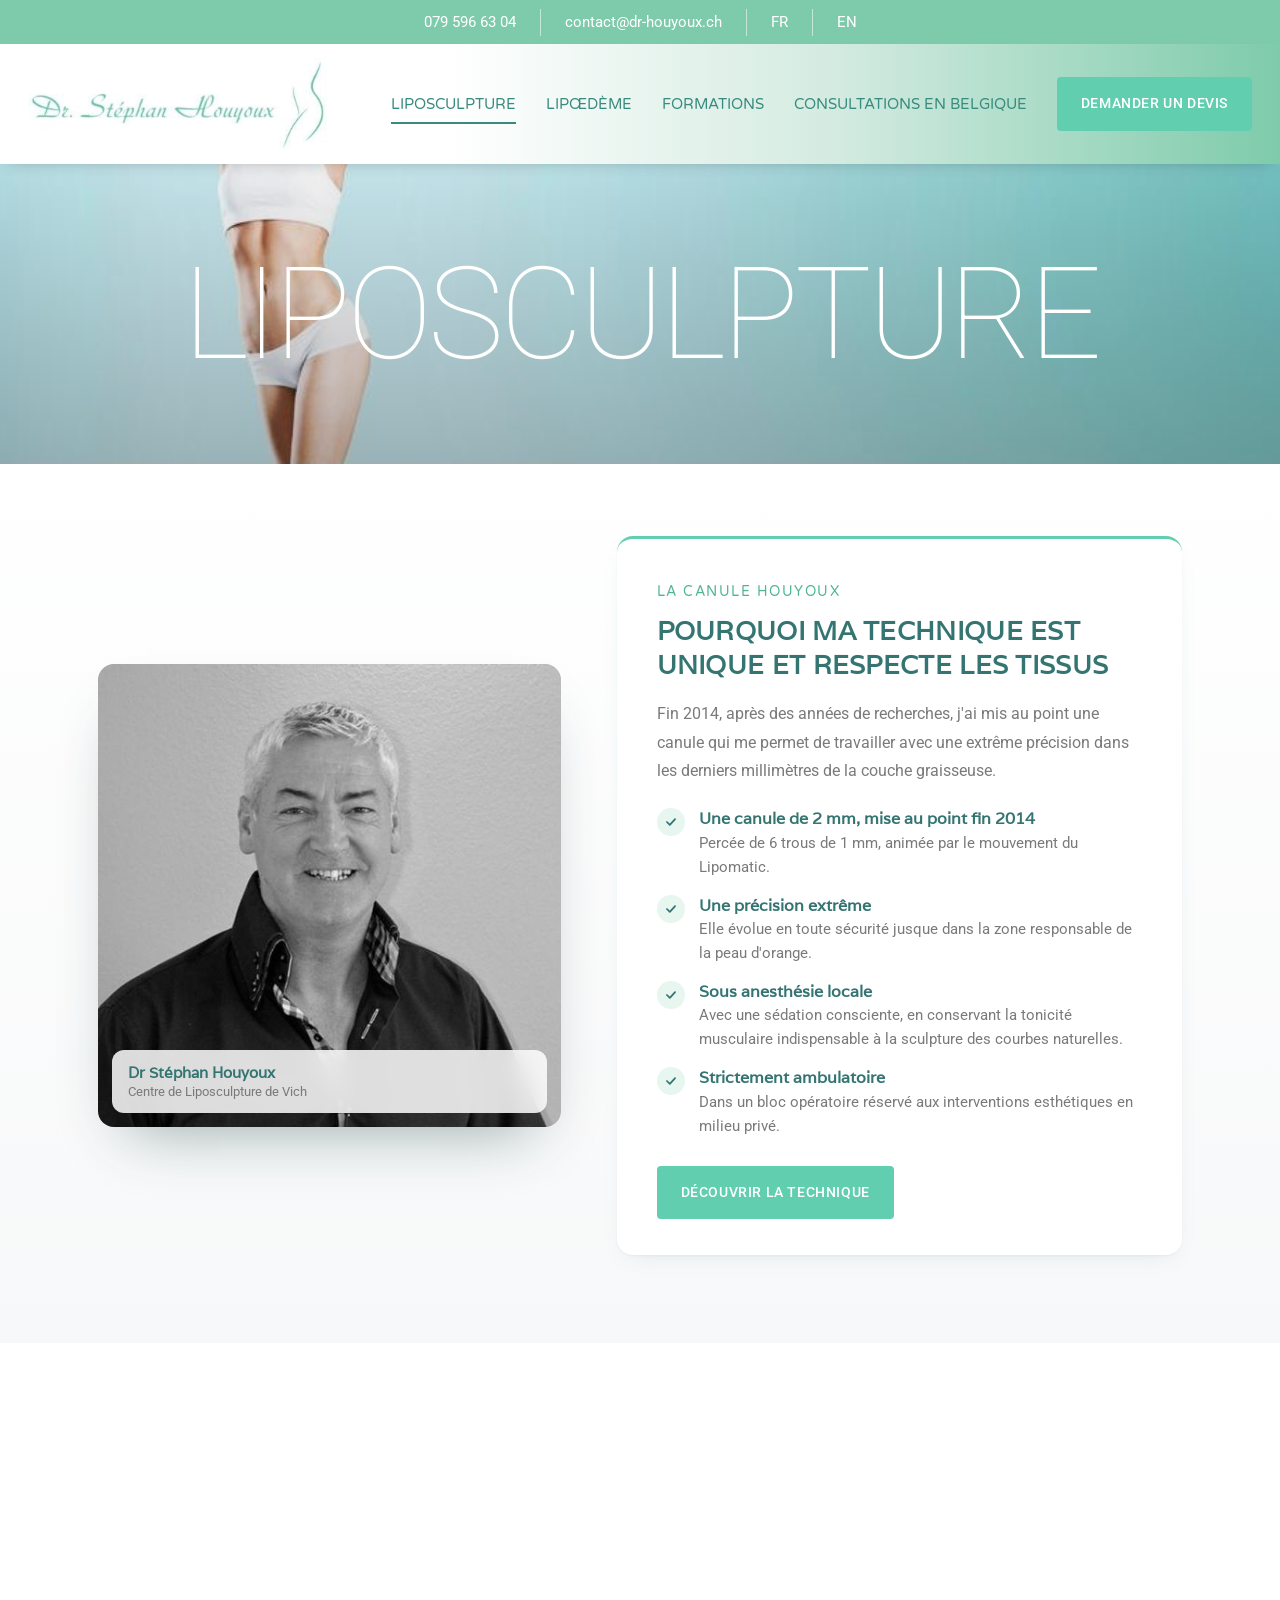
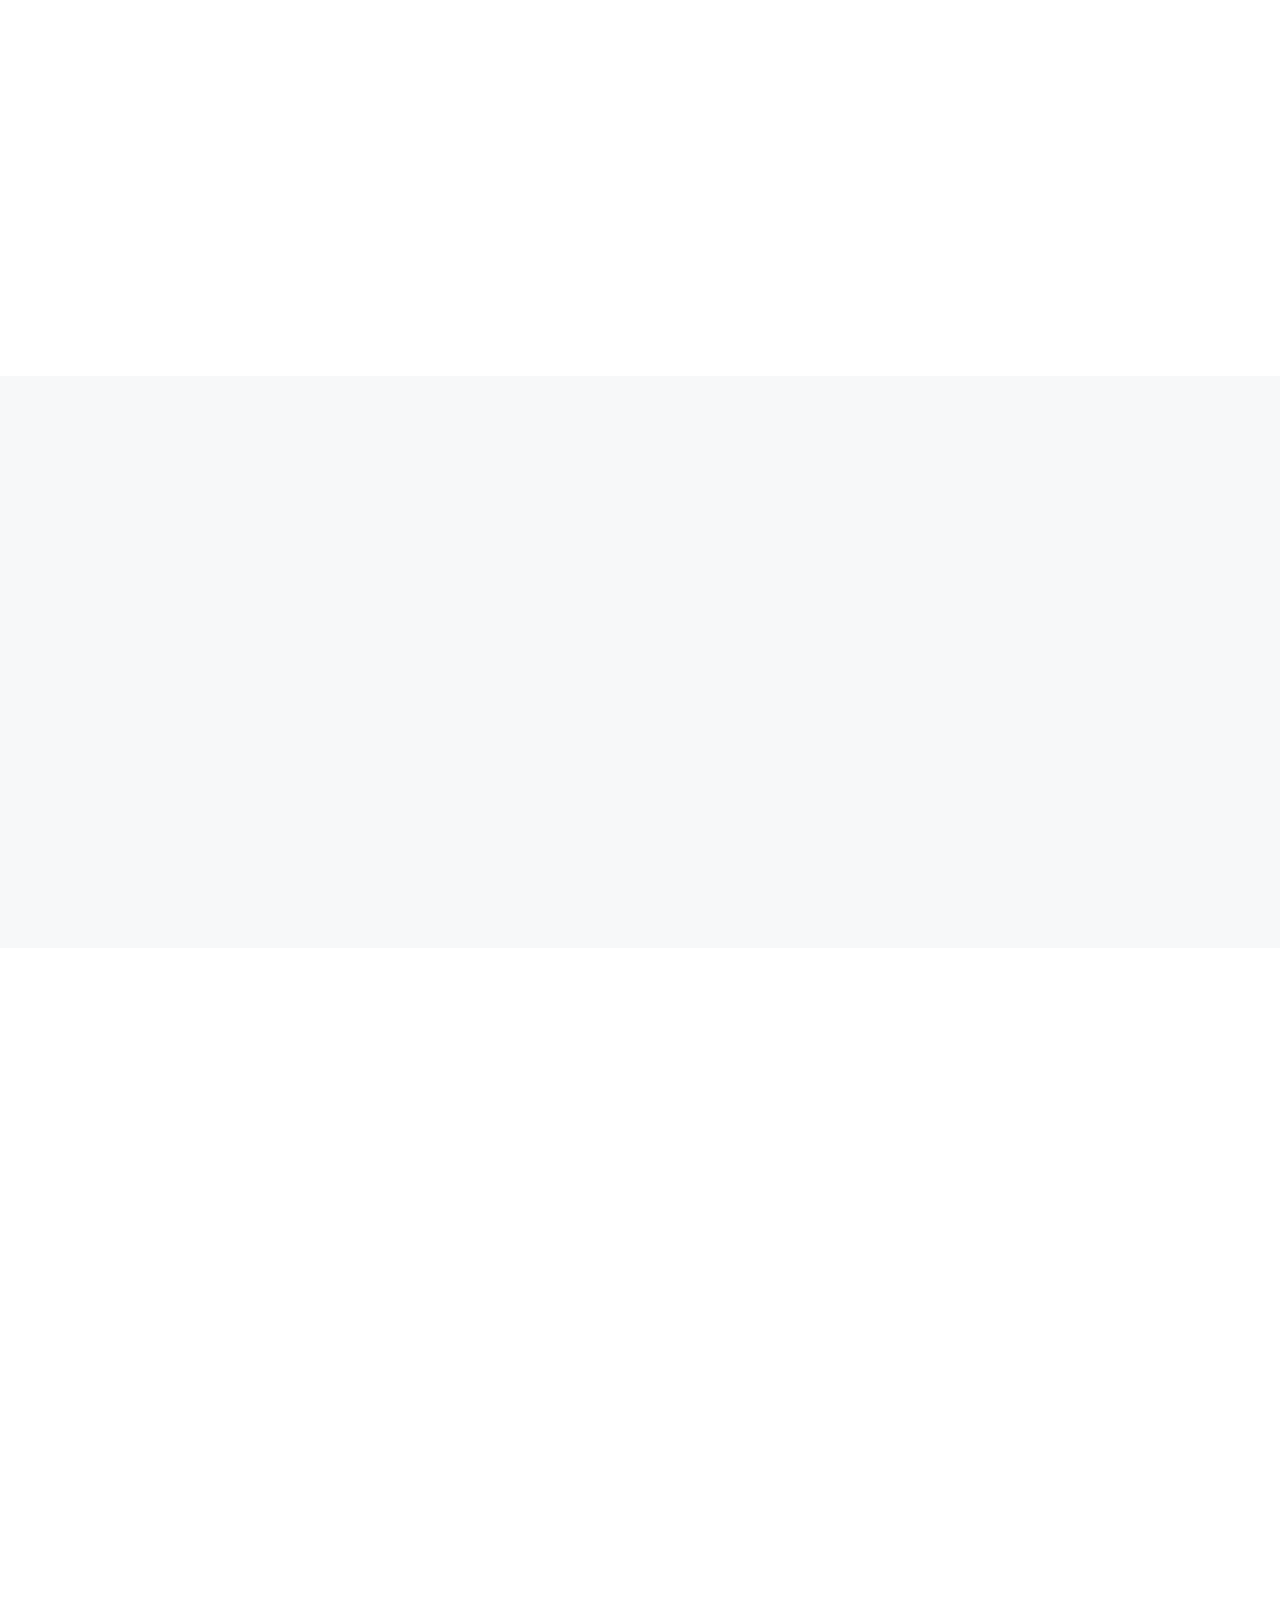
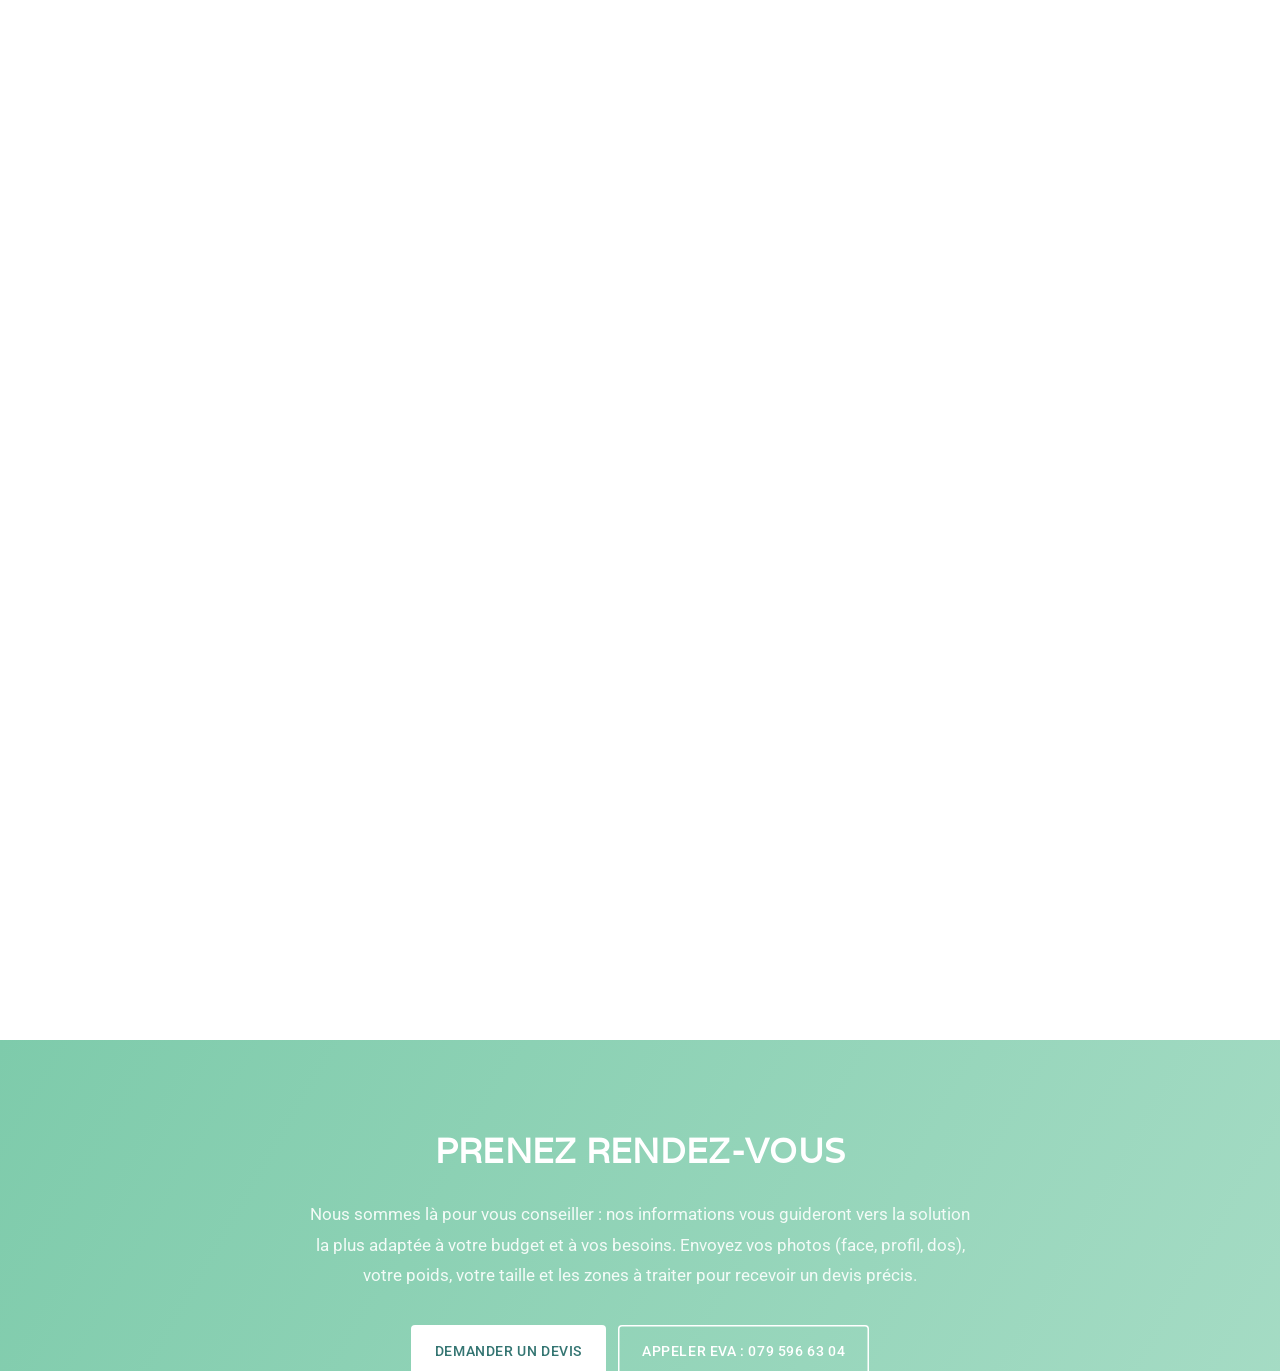
<file: index.html>
<!doctype html><html lang="fr"><head><meta charset="utf-8"><meta http-equiv="refresh" content="0; url=liposculpture.html"><title>Maquette Dr Stéphan Houyoux</title></head><body><a href="liposculpture.html">Voir la maquette</a></body></html>
</file>
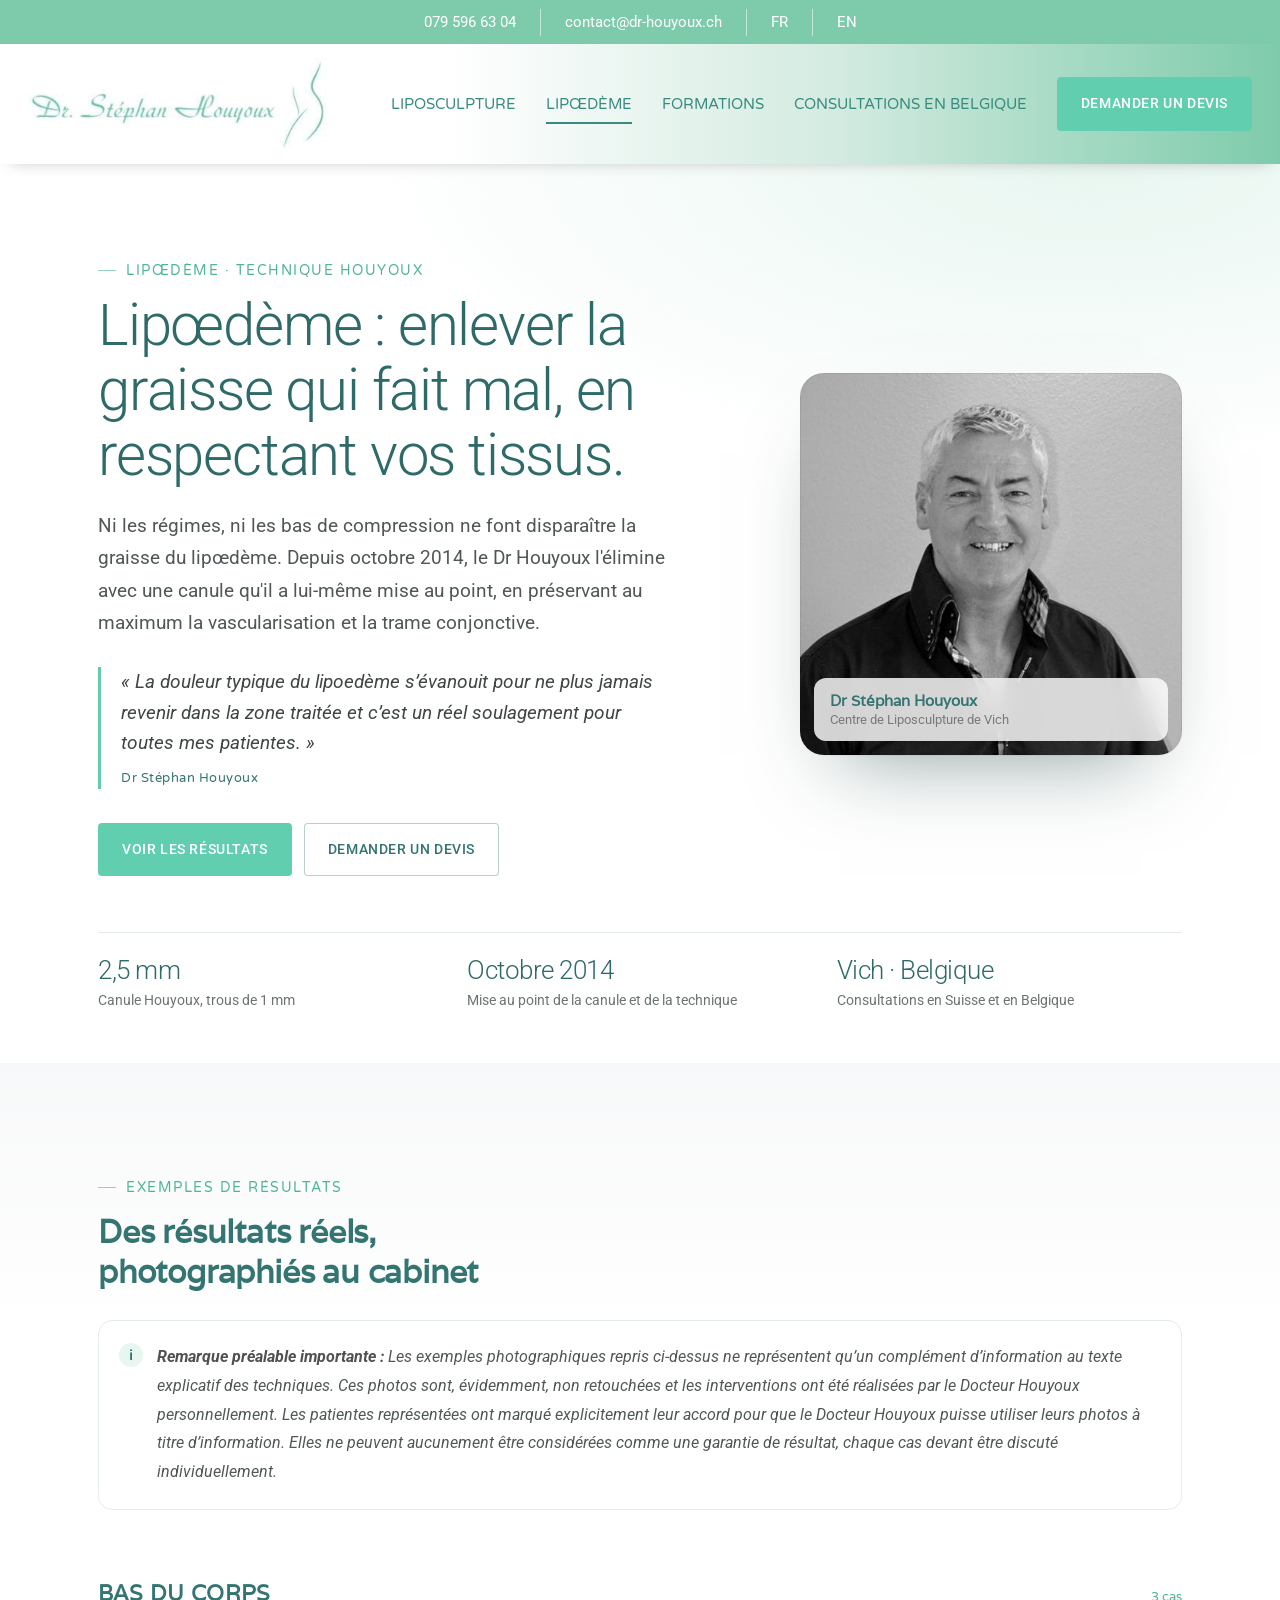
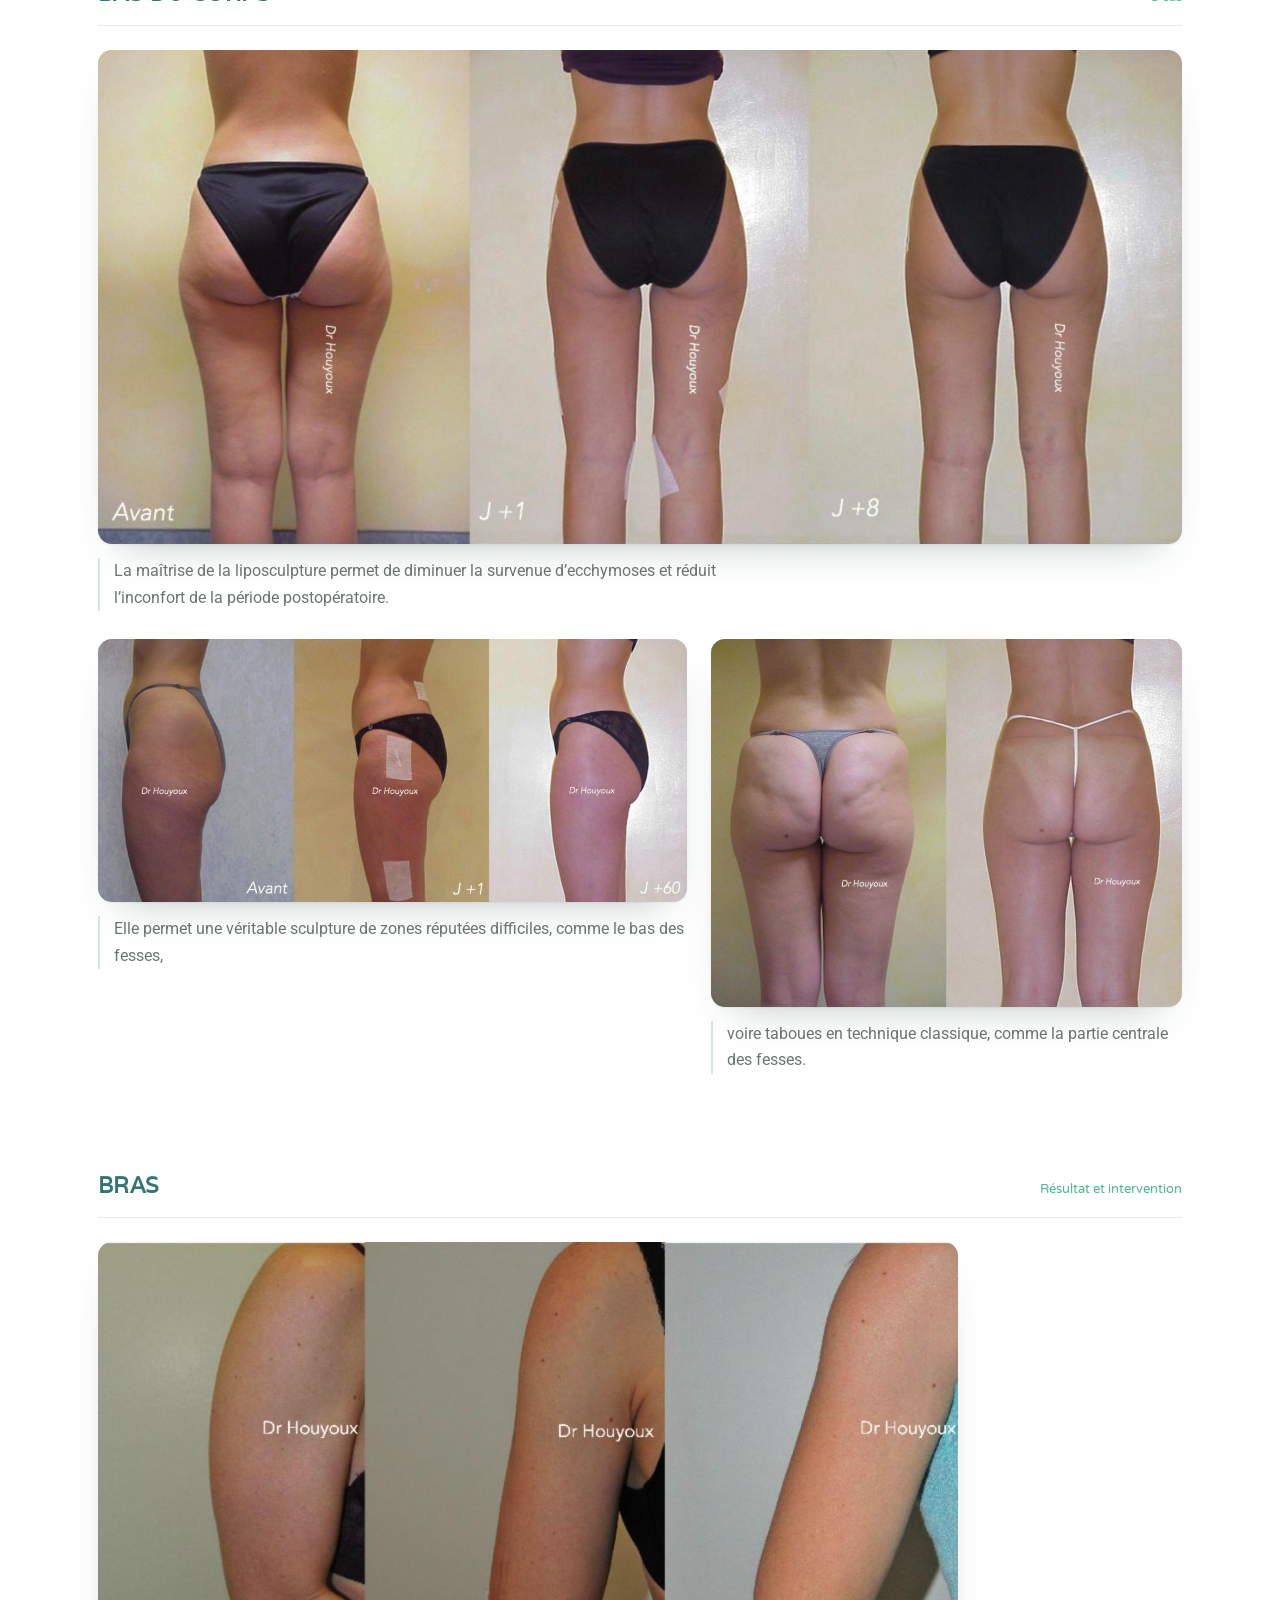
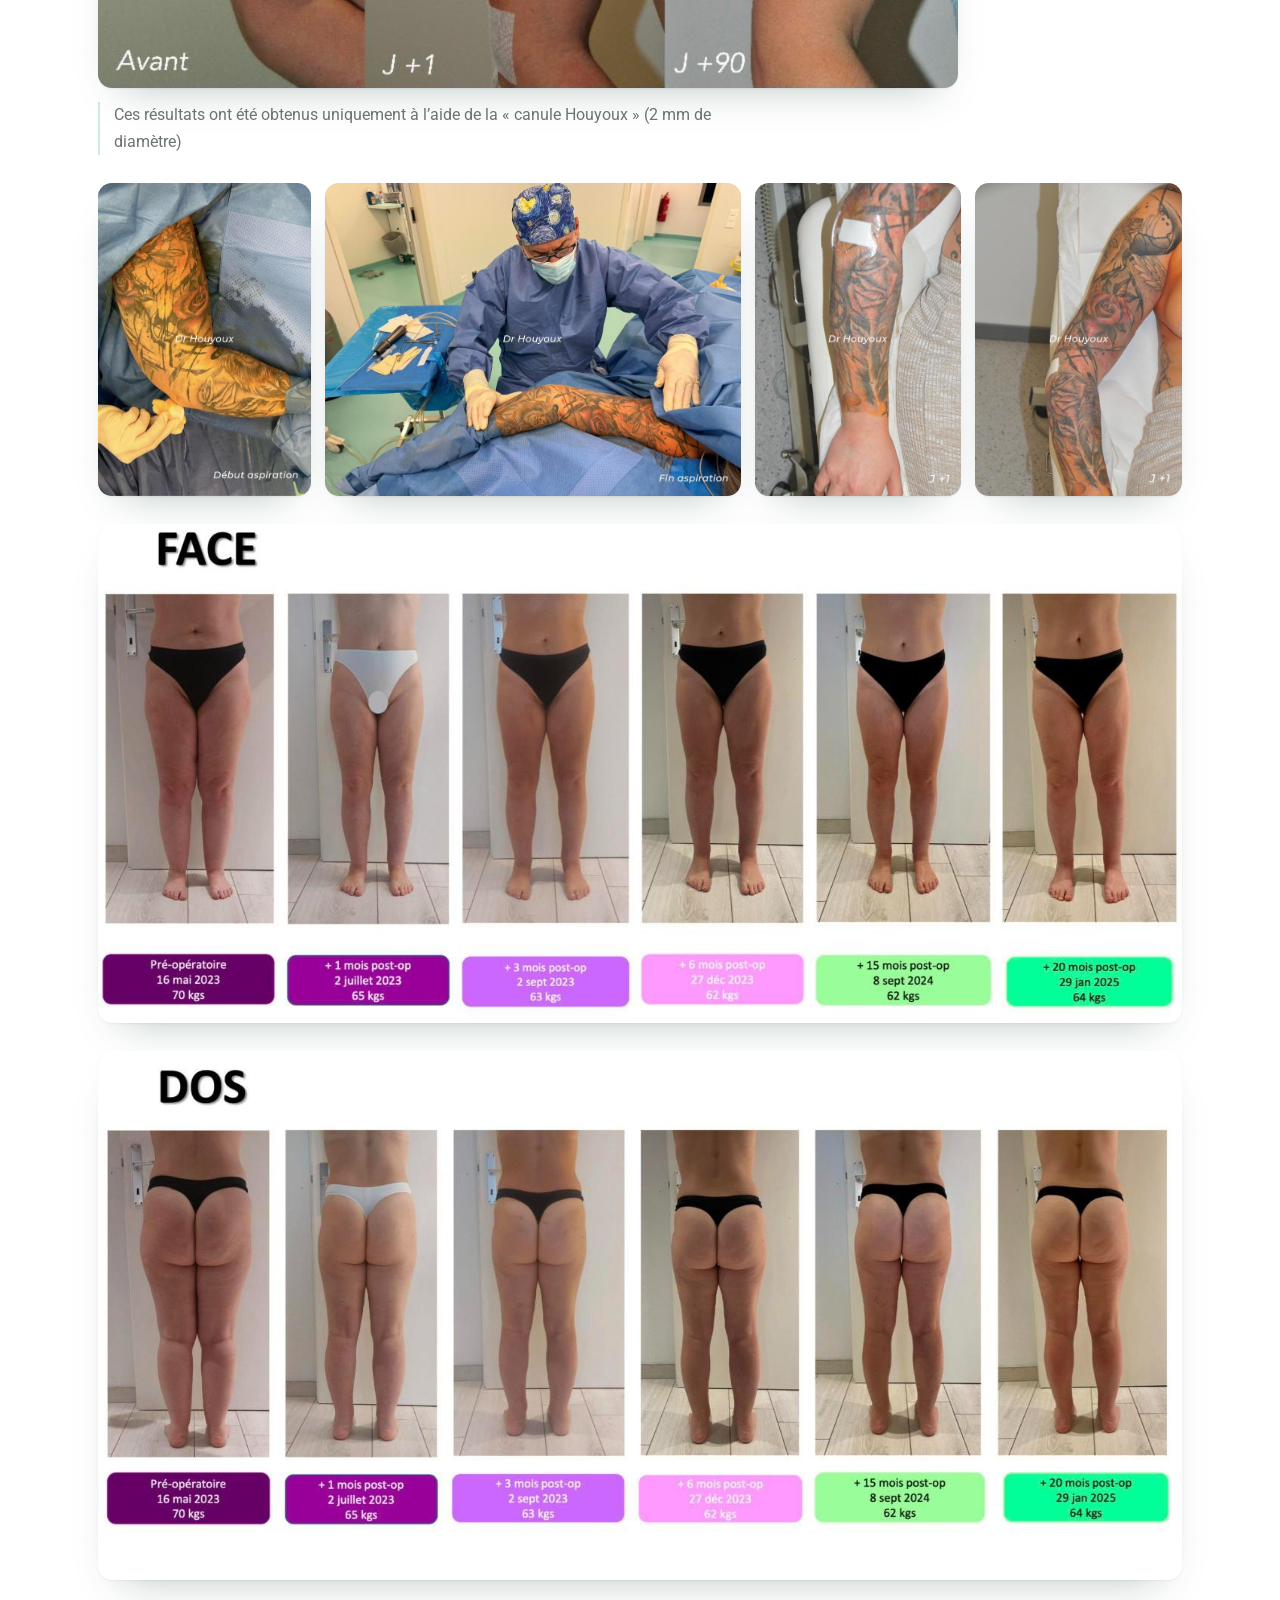
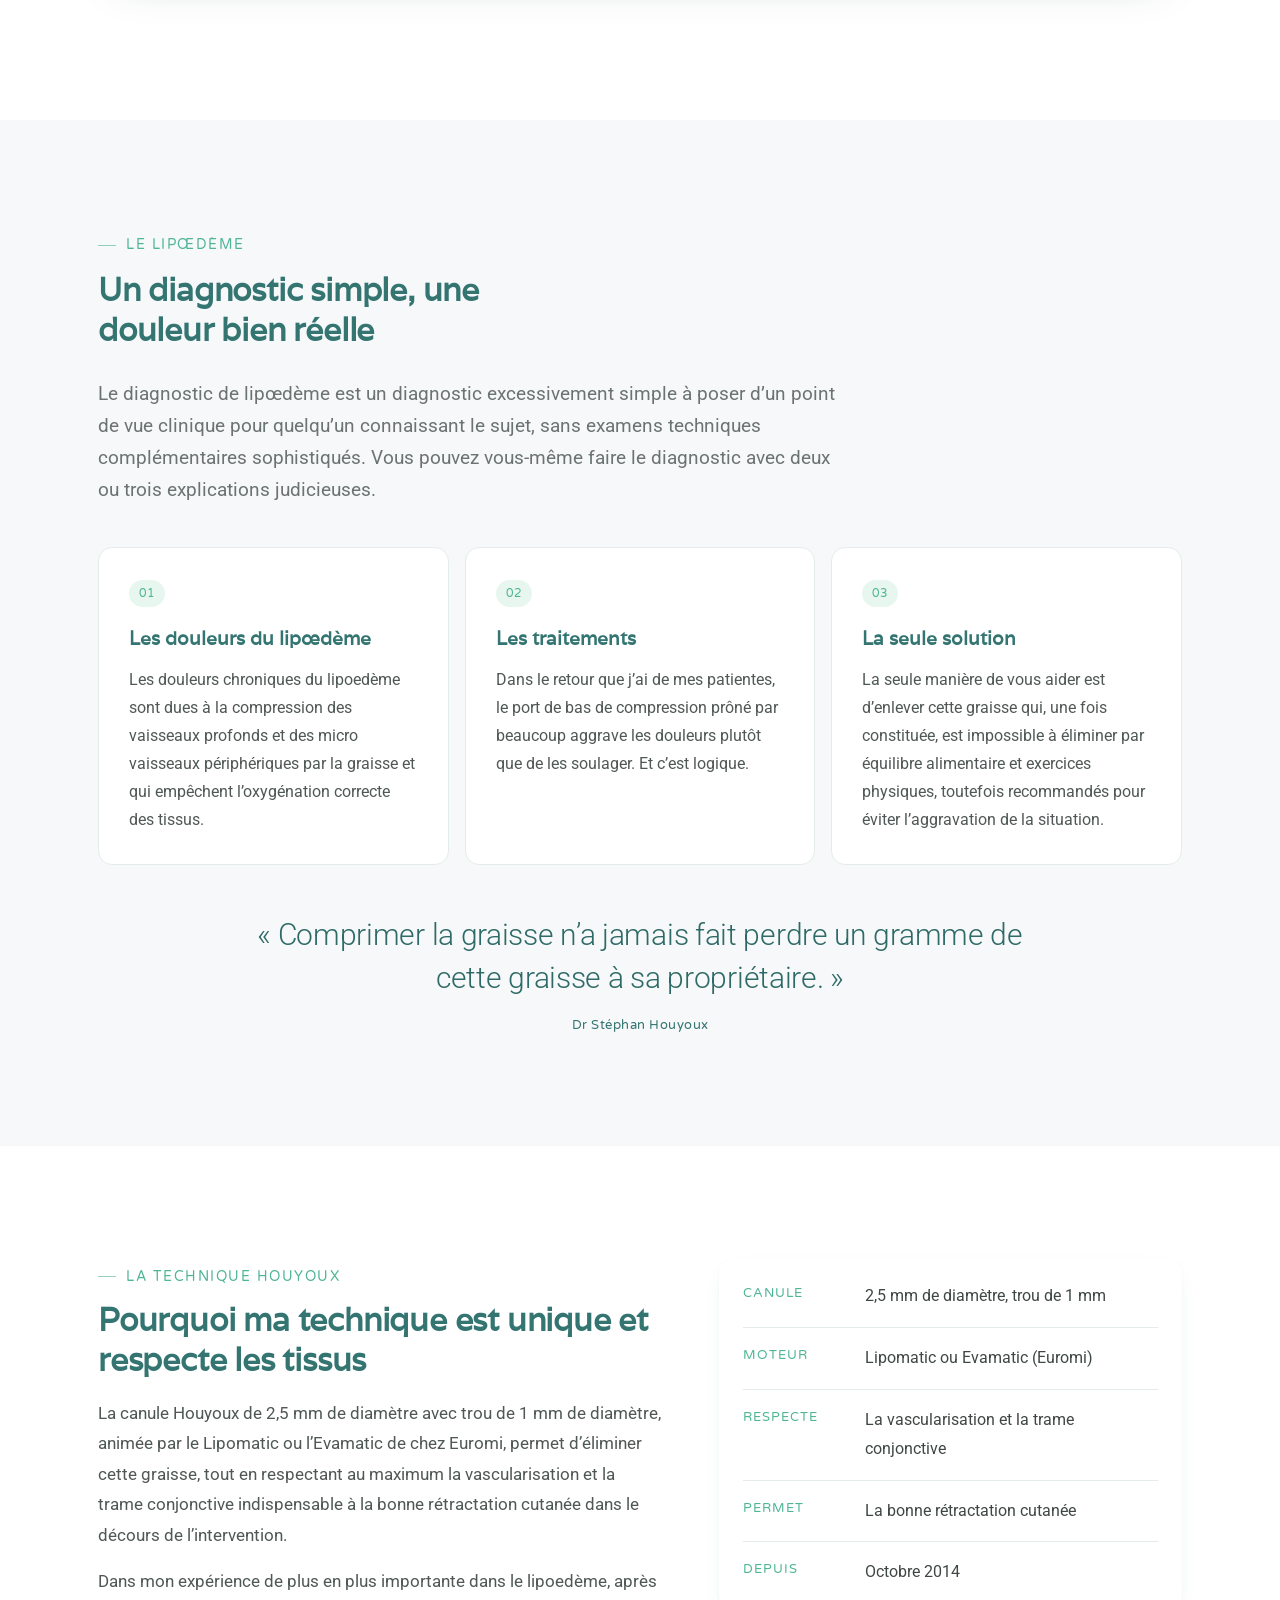
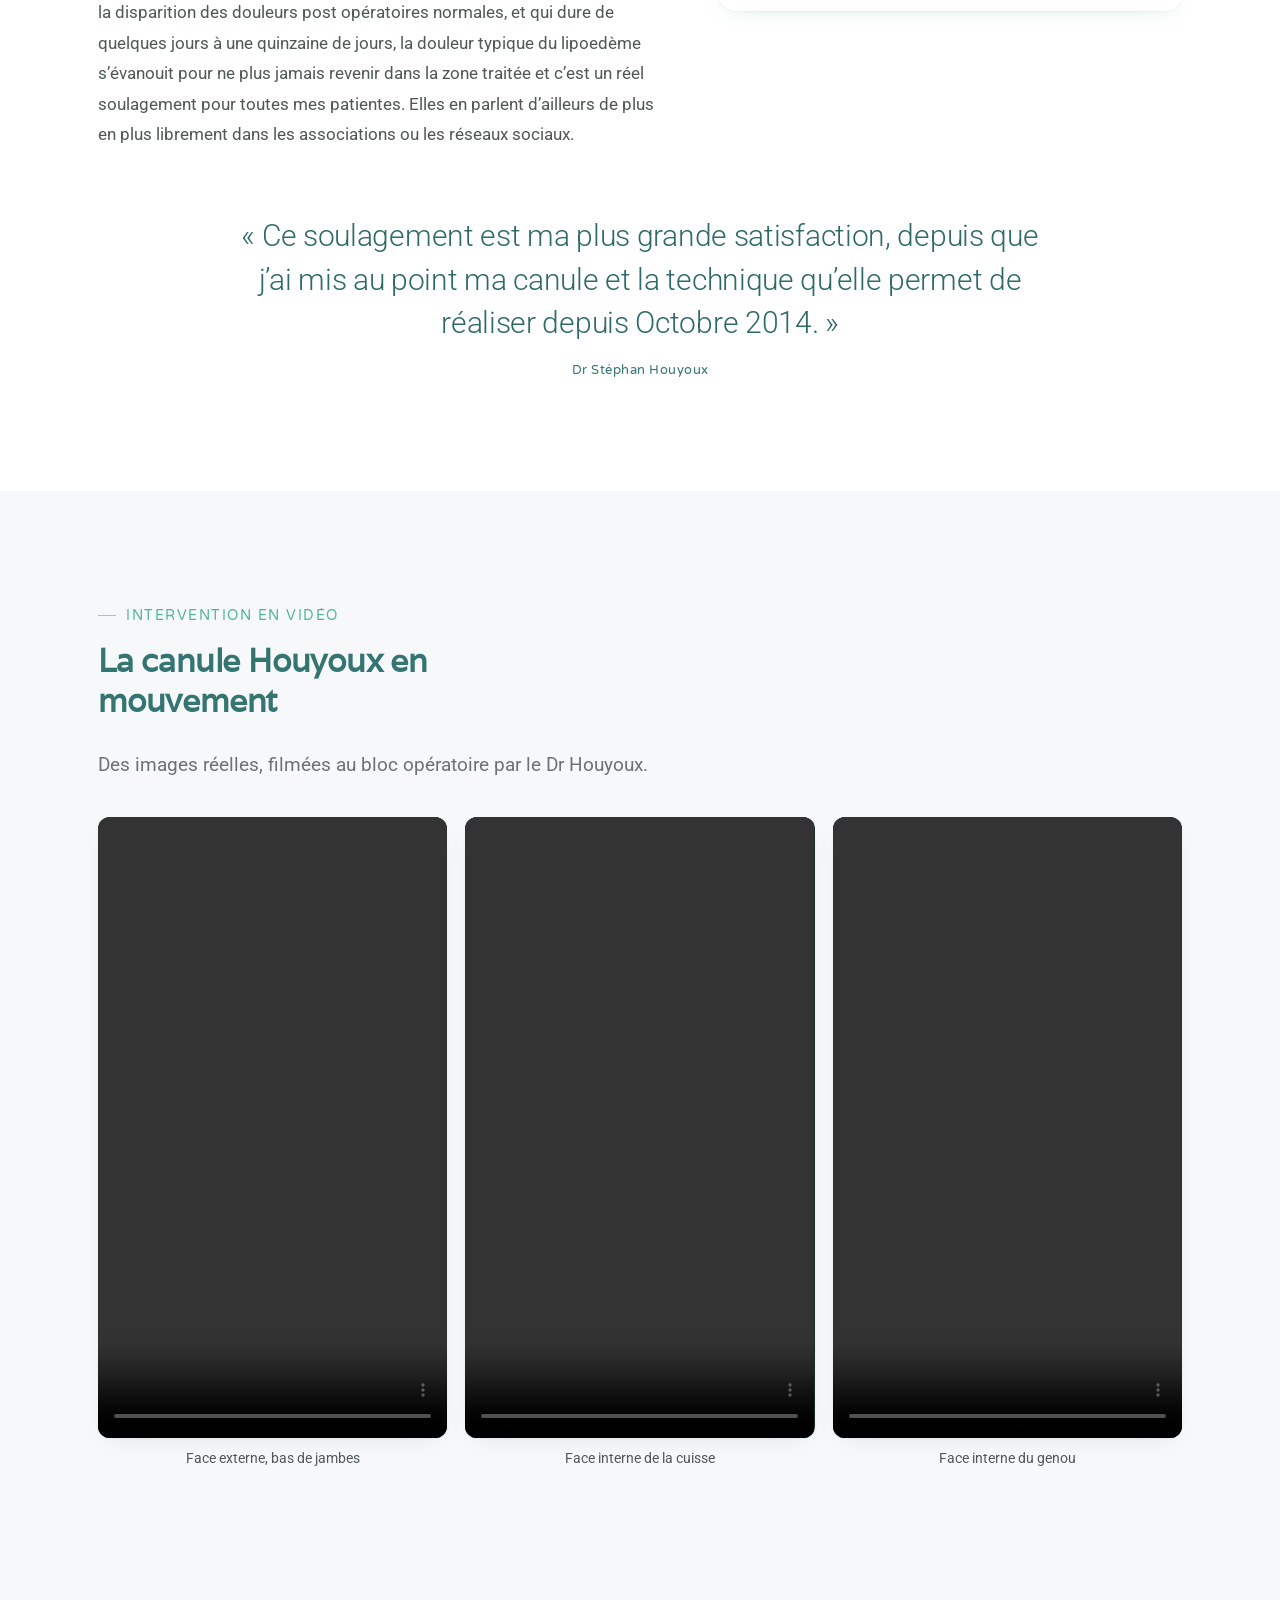
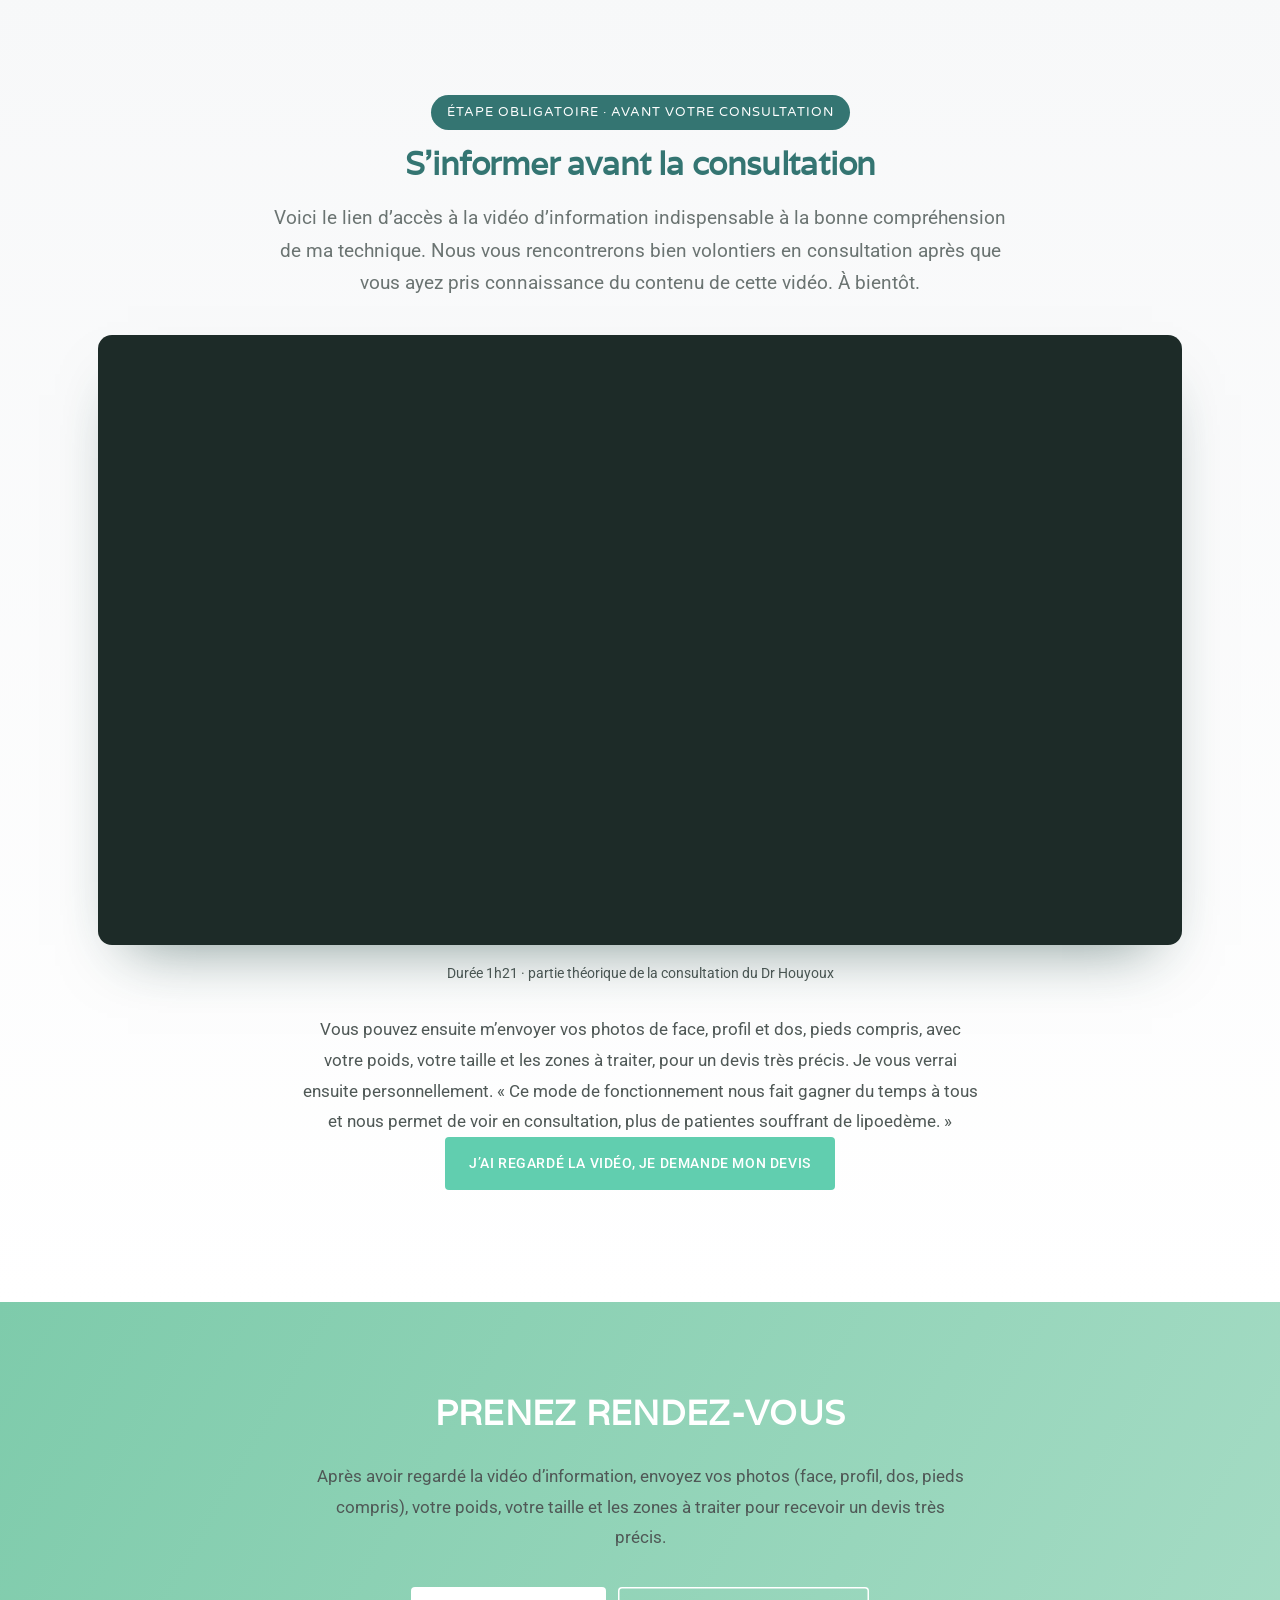
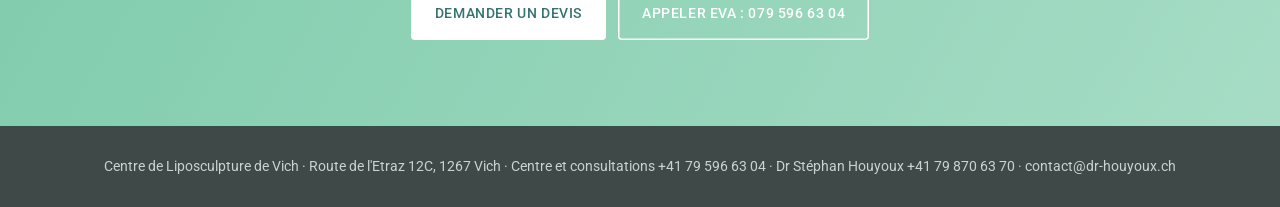
<file: lipoedeme.html>
<!doctype html><html lang="fr"><head><meta charset="utf-8"><meta name="viewport" content="width=device-width, initial-scale=1">
<title>Lipœdème - Technique Houyoux - Dr Stéphan Houyoux</title>
<meta name="description" content="Lipœdème : le Dr Stéphan Houyoux élimine la graisse douloureuse avec une canule qu'il a mise au point, en respectant la vascularisation et la trame conjonctive. Centre de Liposculpture de Vich.">
<link rel="preconnect" href="https://fonts.googleapis.com"><link href="https://fonts.googleapis.com/css2?family=Roboto:ital,wght@0,100;0,300;0,400;0,500;1,400&family=Varela&family=Varela+Round&display=swap" rel="stylesheet">
<link rel="stylesheet" href="style.css"></head><body class="lp">
<div class="topbar"><div class="wrap"><span>079 596 63 04</span><span>contact@dr-houyoux.ch</span><span>FR</span><span>EN</span></div></div>
<header class="header"><div class="wrap"><a href="https://dr-houyoux.ch/"><img class="logo" src="logo.jpg" width="400" height="123" alt="Dr Stéphan Houyoux"></a>
<button class="burger" aria-label="Ouvrir le menu" aria-expanded="false" aria-controls="menu"><span></span><span></span><span></span></button>
<nav class="nav" id="menu"><a href="liposculpture.html">Liposculpture</a><a href="lipoedeme.html" class="on">Lipœdème</a><a href="https://dr-houyoux.ch/formations/">Formations</a><a href="https://dr-houyoux.ch/consultations-en-belgique/">Consultations en Belgique</a><a class="cta" href="#rdv">Demander un devis</a></nav></div></header>

<!-- 1. HERO (arrivée depuis la publicité) : technique unique + portrait + citation + CTA -->
<section class="lp-hero"><div class="wrap lp-hero-grid">
<div class="lp-hero-txt reveal">
<div class="kicker">Lipœdème · Technique Houyoux</div>
<h1>Lipœdème : enlever la graisse qui fait mal, en respectant vos tissus.</h1>
<p class="lp-sub">Ni les régimes, ni les bas de compression ne font disparaître la graisse du lipœdème. Depuis octobre 2014, le Dr Houyoux l'élimine avec une canule qu'il a lui-même mise au point, en préservant au maximum la vascularisation et la trame conjonctive.</p>
<blockquote class="lp-quote">« La douleur typique du lipoedème s’évanouit pour ne plus jamais revenir dans la zone traitée et c’est un réel soulagement pour toutes mes patientes. »<cite>Dr Stéphan Houyoux</cite></blockquote>
<div class="lp-ctas"><a class="btn" href="#resultats">Voir les résultats</a><a class="btn line" href="#rdv">Demander un devis</a></div>
</div>
<figure class="lp-portrait reveal"><img src="portrait.jpg" width="500" height="500" alt="Portrait du Dr Stéphan Houyoux" fetchpriority="high">
<figcaption><b>Dr Stéphan Houyoux</b>Centre de Liposculpture de Vich</figcaption></figure>
</div>
<div class="wrap"><ul class="lp-proof reveal">
<li><b>2,5 mm</b><span>Canule Houyoux, trous de 1 mm</span></li>
<li><b>Octobre 2014</b><span>Mise au point de la canule et de la technique</span></li>
<li><b>Vich · Belgique</b><span>Consultations en Suisse et en Belgique</span></li>
</ul></div></section>

<!-- 2. Résultats : remarque préalable (texte exact du site) PUIS photos, ordre du site -->
<section class="sec lp-results" id="resultats"><div class="wrap reveal">
<div class="lp-head"><div class="kicker">Exemples de résultats</div><h2>Des résultats réels, photographiés au cabinet</h2></div>
<p class="disclaimer-site"><b>Remarque préalable importante :</b> Les exemples photographiques repris ci-dessus ne représentent qu’un complément d’information au texte explicatif des techniques. Ces photos sont, évidemment, non retouchées et les interventions ont été réalisées par le Docteur Houyoux personnellement. Les patientes représentées ont marqué explicitement leur accord pour que le Docteur Houyoux puisse utiliser leurs photos à titre d’information. Elles ne peuvent aucunement être considérées comme une garantie de résultat, chaque cas devant être discuté individuellement.</p>

<div class="zone"><div class="zone-h"><h3>Bas du corps</h3><span>3 cas</span></div>
<figure class="shot"><button class="zoom" aria-label="Agrandir"><img src="lip1.jpg" width="1332" height="607" alt="Bas du corps : avant, J+1, J+8" loading="lazy"></button><figcaption>La maîtrise de la liposculpture permet de diminuer la survenue d’ecchymoses et réduit l’inconfort de la période postopératoire.</figcaption></figure>
<div class="pair">
<figure class="shot"><button class="zoom" aria-label="Agrandir"><img src="lip2.jpg" width="1095" height="489" alt="Bas des fesses : avant, J+1, J+60" loading="lazy"></button><figcaption>Elle permet une véritable sculpture de zones réputées difficiles, comme le bas des fesses,</figcaption></figure>
<figure class="shot"><button class="zoom" aria-label="Agrandir"><img src="lip3.jpg" width="869" height="678" alt="Partie centrale des fesses : avant et après" loading="lazy"></button><figcaption>voire taboues en technique classique, comme la partie centrale des fesses.</figcaption></figure>
</div></div>

<div class="zone"><div class="zone-h"><h3>Bras</h3><span>Résultat et intervention</span></div>
<figure class="shot narrow"><button class="zoom" aria-label="Agrandir"><img src="bras2.jpg" width="1000" height="519" alt="Bras : avant, J+1, J+90" loading="lazy"></button><figcaption>Ces résultats ont été obtenus uniquement à l’aide de la « canule Houyoux » (2 mm de diamètre)</figcaption></figure>
<div class="strip">
<figure class="shot"><button class="zoom" aria-label="Agrandir"><img src="debut-aspiration.jpg" width="529" height="778" alt="Début de l'aspiration" loading="lazy"></button></figure>
<figure class="shot"><button class="zoom" aria-label="Agrandir"><img src="fin-aspiration.jpg" width="1037" height="778" alt="Fin de l'aspiration, le Dr Houyoux au bloc opératoire" loading="lazy"></button></figure>
<figure class="shot"><button class="zoom" aria-label="Agrandir"><img src="postop-avant-bras.jpg" width="516" height="778" alt="Avant-bras à J+1" loading="lazy"></button></figure>
<figure class="shot"><button class="zoom" aria-label="Agrandir"><img src="postop-bras.jpg" width="516" height="778" alt="Bras à J+1" loading="lazy"></button></figure>
</div>
<figure class="shot"><button class="zoom" aria-label="Agrandir"><img src="jw-face-20-mois.jpg" width="1440" height="663" alt="Évolution de face sur 20 mois" loading="lazy"></button></figure>
<figure class="shot"><button class="zoom" aria-label="Agrandir"><img src="jw-dos-20-mois.jpg" width="1440" height="703" alt="Évolution de dos sur 20 mois" loading="lazy"></button></figure>
</div>
</div></section>

<!-- 3. Comprendre le lipœdème -->
<section class="sec grey" id="comprendre"><div class="wrap reveal">
<div class="lp-head"><div class="kicker">Le lipœdème</div><h2>Un diagnostic simple, une douleur bien réelle</h2></div>
<p class="lead">Le diagnostic de lipœdème est un diagnostic excessivement simple à poser d’un point de vue clinique pour quelqu’un connaissant le sujet, sans examens techniques complémentaires sophistiqués. Vous pouvez vous-même faire le diagnostic avec deux ou trois explications judicieuses.</p>
<div class="lp-cards">
<article class="lp-card"><span class="lp-num">01</span><h3>Les douleurs du lipœdème</h3><p>Les douleurs chroniques du lipoedème sont dues à la compression des vaisseaux profonds et des micro vaisseaux périphériques par la graisse et qui empêchent l’oxygénation correcte des tissus.</p></article>
<article class="lp-card"><span class="lp-num">02</span><h3>Les traitements</h3><p>Dans le retour que j’ai de mes patientes, le port de bas de compression prôné par beaucoup aggrave les douleurs plutôt que de les soulager. Et c’est logique.</p></article>
<article class="lp-card"><span class="lp-num">03</span><h3>La seule solution</h3><p>La seule manière de vous aider est d’enlever cette graisse qui, une fois constituée, est impossible à éliminer par équilibre alimentaire et exercices physiques, toutefois recommandés pour éviter l’aggravation de la situation.</p></article>
</div>
<blockquote class="lp-pull">« Comprimer la graisse n’a jamais fait perdre un gramme de cette graisse à sa propriétaire. »<cite>Dr Stéphan Houyoux</cite></blockquote>
</div></section>

<!-- 4. La technique Houyoux -->
<section class="sec" id="technique"><div class="wrap lp-tech reveal">
<div>
<div class="kicker">La technique Houyoux</div><h2>Pourquoi ma technique est unique et respecte les tissus</h2>
<p>La canule Houyoux de 2,5 mm de diamètre avec trou de 1 mm de diamètre, animée par le Lipomatic ou l’Evamatic de chez Euromi, permet d’éliminer cette graisse, tout en respectant au maximum la vascularisation et la trame conjonctive indispensable à la bonne rétractation cutanée dans le décours de l’intervention.</p>
<p>Dans mon expérience de plus en plus importante dans le lipoedème, après la disparition des douleurs post opératoires normales, et qui dure de quelques jours à une quinzaine de jours, la douleur typique du lipoedème s’évanouit pour ne plus jamais revenir dans la zone traitée et c’est un réel soulagement pour toutes mes patientes. Elles en parlent d’ailleurs de plus en plus librement dans les associations ou les réseaux sociaux.</p>
</div>
<dl class="lp-specs">
<div><dt>Canule</dt><dd>2,5 mm de diamètre, trou de 1 mm</dd></div>
<div><dt>Moteur</dt><dd>Lipomatic ou Evamatic (Euromi)</dd></div>
<div><dt>Respecte</dt><dd>La vascularisation et la trame conjonctive</dd></div>
<div><dt>Permet</dt><dd>La bonne rétractation cutanée</dd></div>
<div><dt>Depuis</dt><dd>Octobre 2014</dd></div>
</dl>
</div>
<div class="wrap reveal"><blockquote class="lp-pull">« Ce soulagement est ma plus grande satisfaction, depuis que j’ai mis au point ma canule et la technique qu’elle permet de réaliser depuis Octobre 2014. »<cite>Dr Stéphan Houyoux</cite></blockquote></div>
</section>

<!-- 5. Vidéos de la canule -->
<section class="sec grey"><div class="wrap reveal">
<div class="lp-head"><div class="kicker">Intervention en vidéo</div><h2>La canule Houyoux en mouvement</h2></div>
<p class="lead">Des images réelles, filmées au bloc opératoire par le Dr Houyoux.</p>
<div class="vids">
<figure><video controls preload="metadata" playsinline src="https://dr-houyoux.ch/wp-content/uploads/2026/10/Mouvement-de-la-canule-Houyoux-face-exterme-bas-de-jambes.mp4"></video><figcaption>Face externe, bas de jambes</figcaption></figure>
<figure><video controls preload="metadata" playsinline src="https://dr-houyoux.ch/wp-content/uploads/2026/10/Face-interne-cuisse-lipoedeme-4.mp4"></video><figcaption>Face interne de la cuisse</figcaption></figure>
<figure><video controls preload="metadata" playsinline src="https://dr-houyoux.ch/wp-content/uploads/2026/10/Face-interne-genou-lipoedeme-4.mp4"></video><figcaption>Face interne du genou</figcaption></figure>
</div></div></section>

<!-- 6. Vidéo 1h21 : s'informer avant la consultation (étape obligatoire) -->
<section class="sec lp-video" id="video"><div class="wrap center reveal">
<span class="must">Étape obligatoire · Avant votre consultation</span>
<h2>S’informer avant la consultation</h2>
<p class="lead">Voici le lien d’accès à la vidéo d’information indispensable à la bonne compréhension de ma technique. Nous vous rencontrerons bien volontiers en consultation après que vous ayez pris connaissance du contenu de cette vidéo. À bientôt.</p>
<div class="yt"><iframe src="https://www.youtube.com/embed/ExnnBN8dYwo" title="Le lipœdème et la technique Houyoux, consultation d'information" loading="lazy" allow="accelerometer; encrypted-media; picture-in-picture" allowfullscreen></iframe></div>
<p class="lp-dur">Durée 1h21 · partie théorique de la consultation du Dr Houyoux</p>
<p class="after">Vous pouvez ensuite m’envoyer vos photos de face, profil et dos, pieds compris, avec votre poids, votre taille et les zones à traiter, pour un devis très précis. Je vous verrai ensuite personnellement. « Ce mode de fonctionnement nous fait gagner du temps à tous et nous permet de voir en consultation, plus de patientes souffrant de lipoedème. »</p>
<a class="btn" href="#rdv">J’ai regardé la vidéo, je demande mon devis</a>
</div></section>

<section class="rdv" id="rdv"><div class="wrap"><h2>Prenez rendez-vous</h2>
<p>Après avoir regardé la vidéo d’information, envoyez vos photos (face, profil, dos, pieds compris), votre poids, votre taille et les zones à traiter pour recevoir un devis très précis.</p>
<a class="btn" href="mailto:contact@dr-houyoux.ch">Demander un devis</a><a class="btn ghost" href="tel:+41795966304">Appeler Eva : 079 596 63 04</a></div></section>
<footer>Centre de Liposculpture de Vich · Route de l'Etraz 12C, 1267 Vich · Centre et consultations +41 79 596 63 04 · Dr Stéphan Houyoux +41 79 870 63 70 · contact@dr-houyoux.ch</footer>
<a class="lp-sticky" href="#rdv">Demander un devis</a>
<dialog class="lightbox" aria-label="Photo agrandie"><button class="lb-close" aria-label="Fermer">×</button><img alt=""></dialog>
<script src="app.js"></script></body></html>
</file>
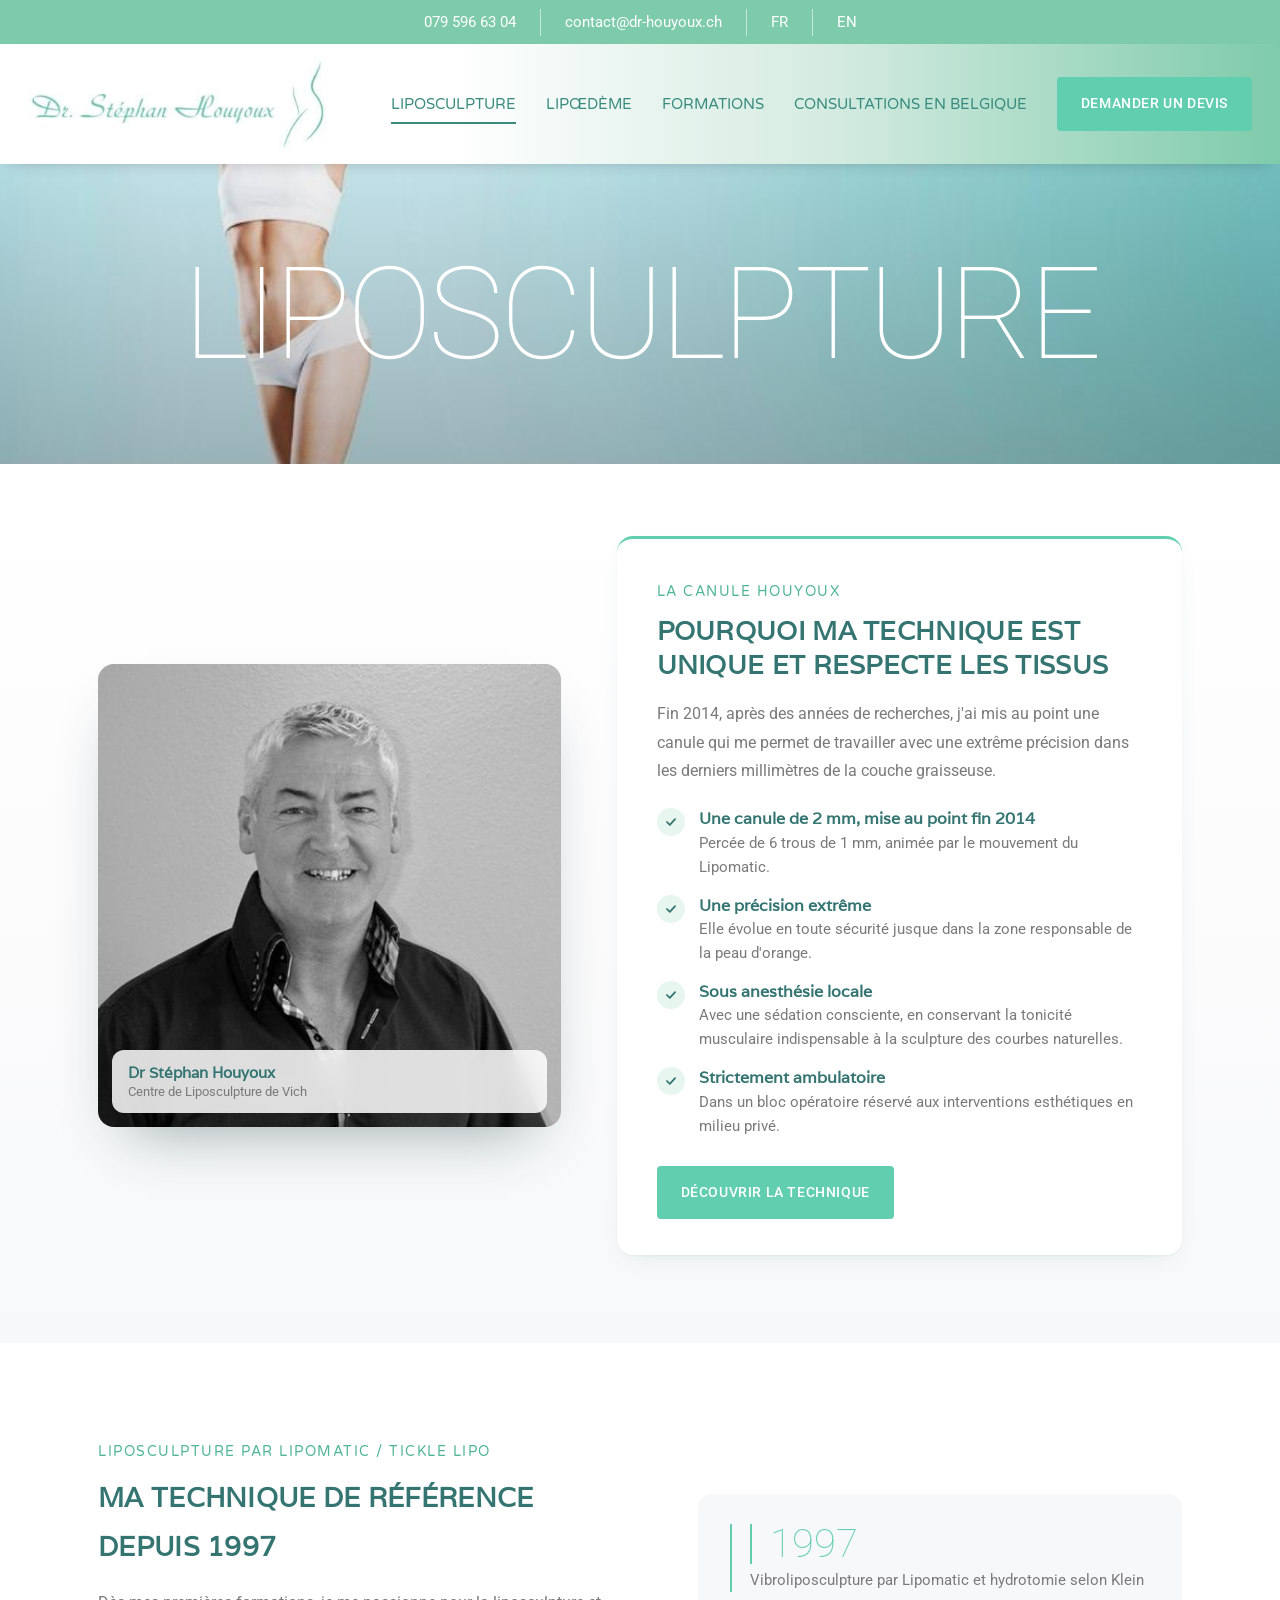
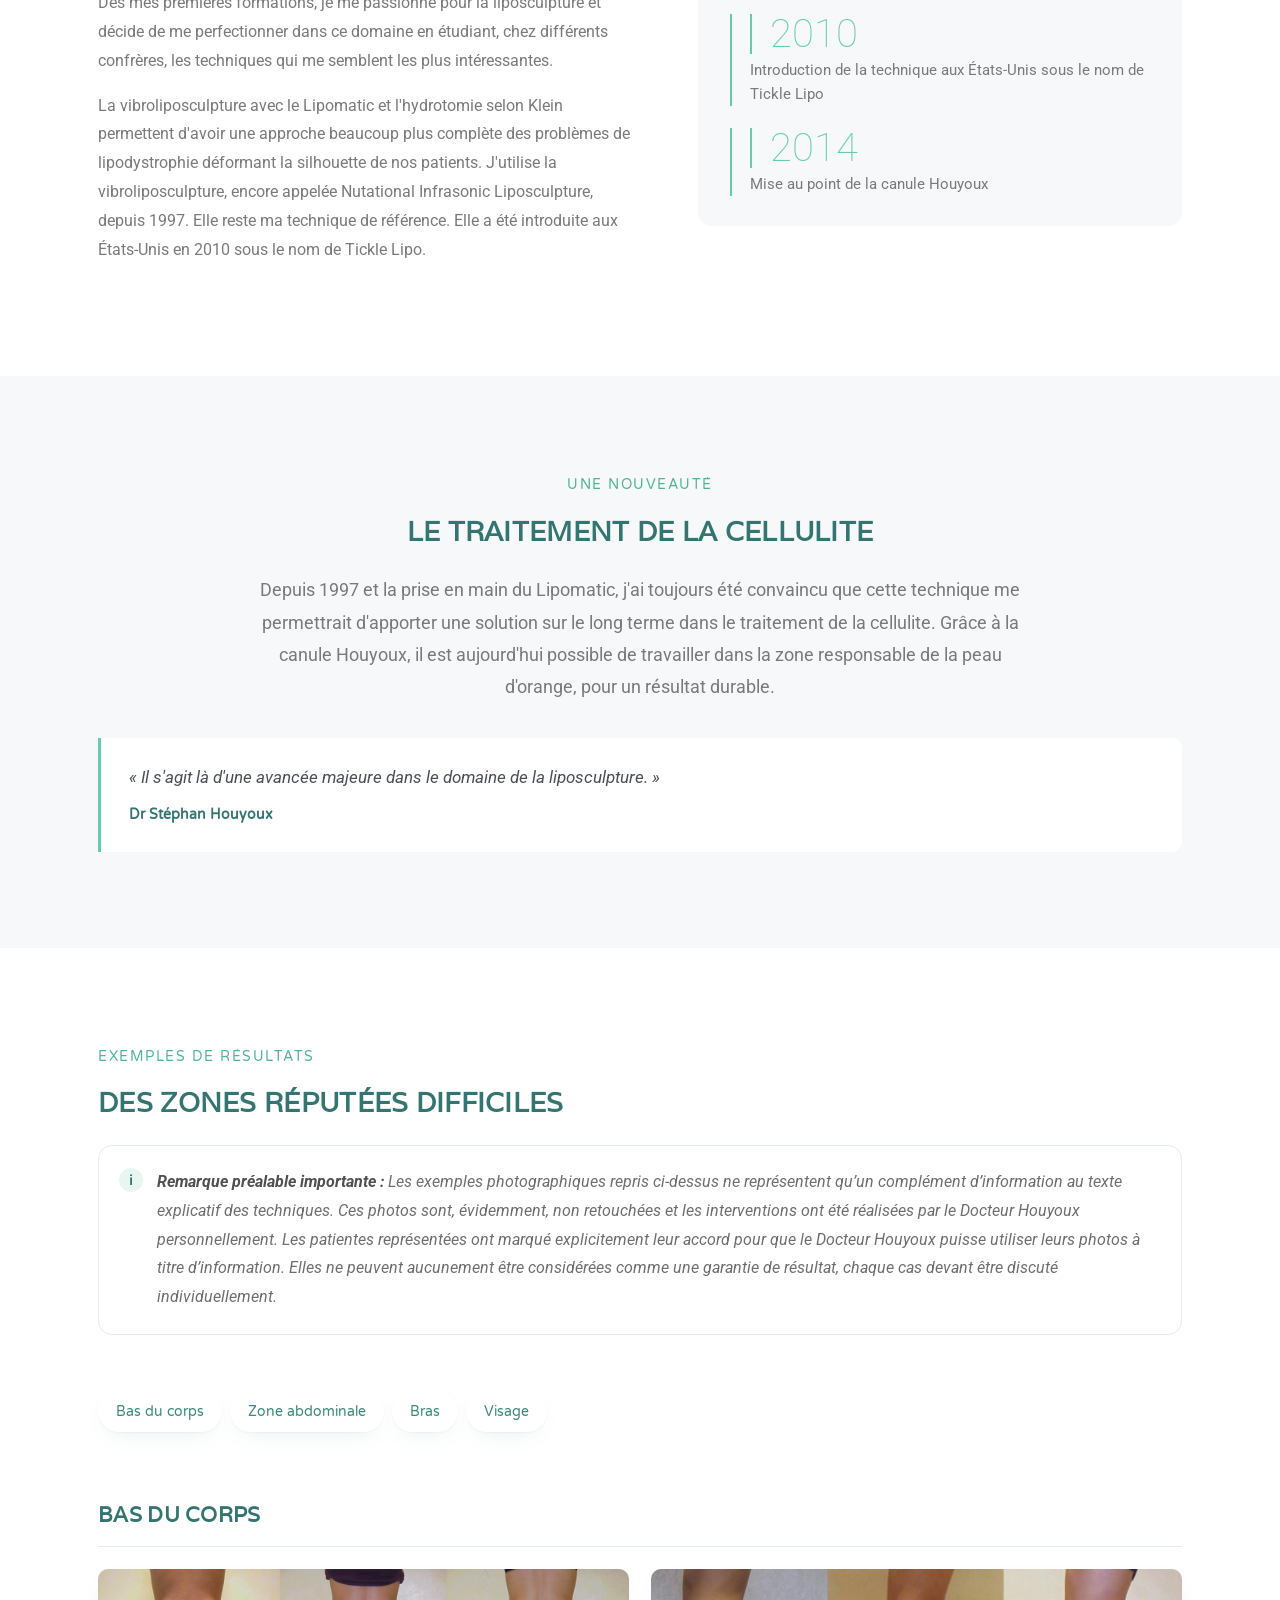
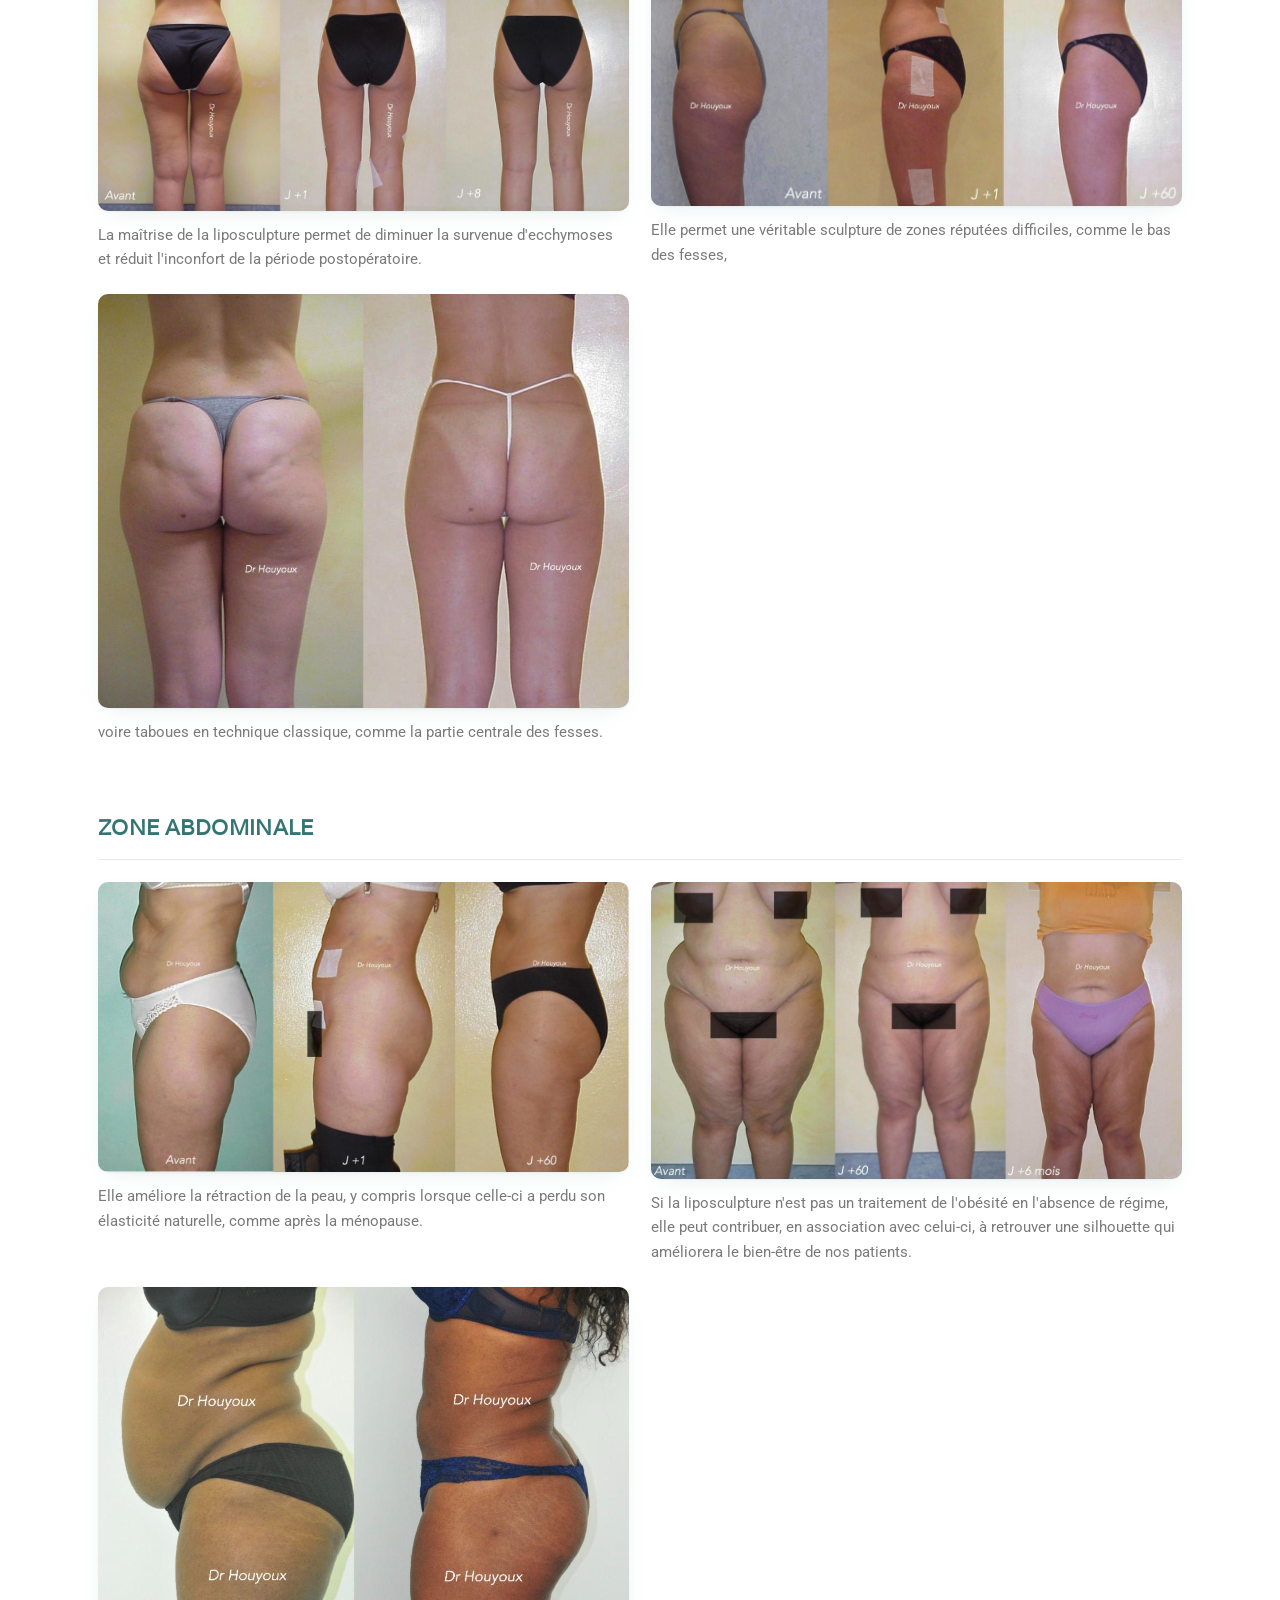
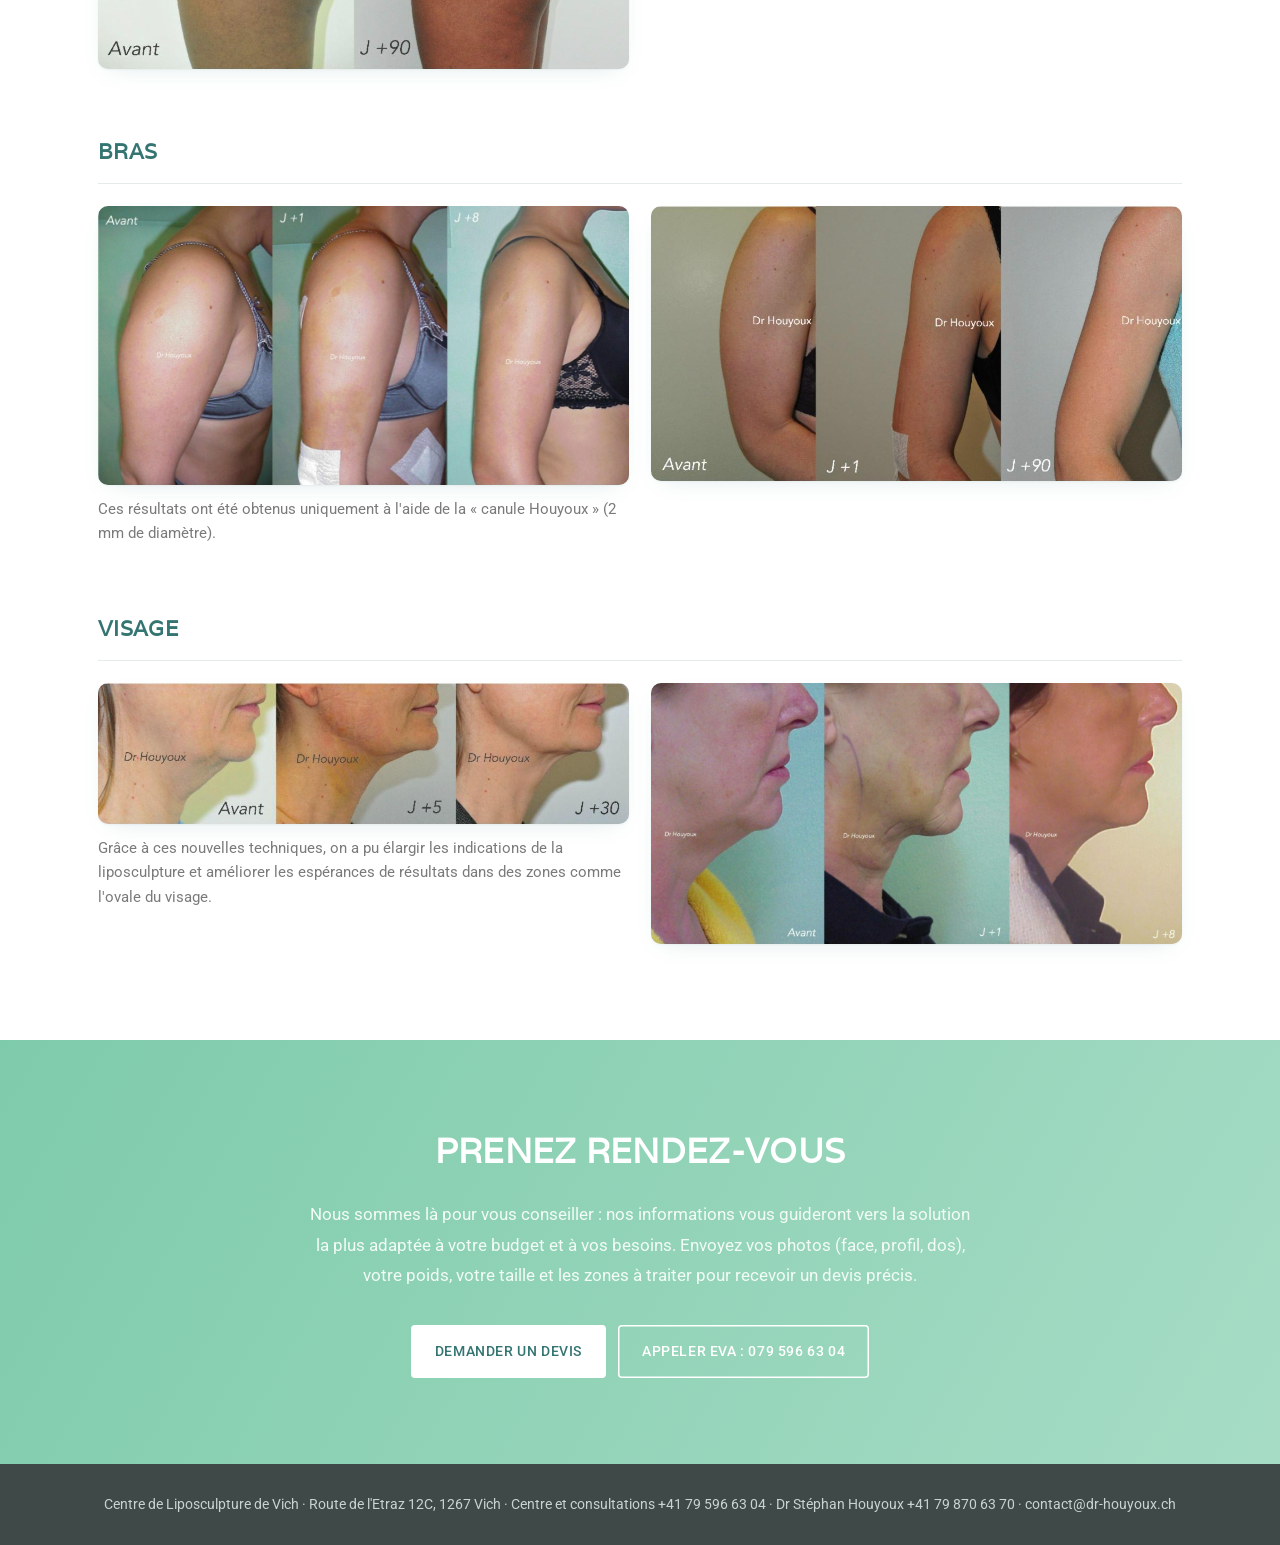
<file: liposculpture.html>
<!doctype html><html lang="fr"><head><meta charset="utf-8"><meta name="viewport" content="width=device-width, initial-scale=1">
<title>Liposculpture - Chirurgie esthétique - Dr Stéphan Houyoux</title>
<link rel="preconnect" href="https://fonts.googleapis.com"><link href="https://fonts.googleapis.com/css2?family=Roboto:wght@100;300;400;500&family=Varela&family=Varela+Round&display=swap" rel="stylesheet">
<link rel="stylesheet" href="style.css"></head><body>
<div class="topbar"><div class="wrap"><span>079 596 63 04</span><span>contact@dr-houyoux.ch</span><span>FR</span><span>EN</span></div></div>
<header class="header"><div class="wrap"><a href="https://dr-houyoux.ch/"><img class="logo" src="logo.jpg" alt="Dr Stéphan Houyoux"></a>
<button class="burger" aria-label="Ouvrir le menu" aria-expanded="false" aria-controls="menu"><span></span><span></span><span></span></button>
<nav class="nav" id="menu"><a href="liposculpture.html" class="on">Liposculpture</a><a href="lipoedeme.html">Lipœdème</a><a href="https://dr-houyoux.ch/formations/">Formations</a><a href="https://dr-houyoux.ch/consultations-en-belgique/">Consultations en Belgique</a><a class="cta" href="#rdv">Demander un devis</a></nav></div></header>
<section class="banner" style="background-image:url('banner.jpg')"><h1>Liposculpture</h1></section>

<!-- Ouverture : visuel d'illustration (Unsplash, à valider avec le Dr Houyoux) + encart -->
<section class="hero"><div class="wrap hero-grid reveal">
<figure class="hero-img doc"><img src="portrait.jpg" width="500" height="500" alt="Portrait du Dr Stéphan Houyoux" fetchpriority="high"><figcaption><b>Dr Stéphan Houyoux</b>Centre de Liposculpture de Vich</figcaption></figure>
<div class="encart"><div class="kicker">La canule Houyoux</div><h2>Pourquoi ma technique est unique et respecte les tissus</h2>
<p>Fin 2014, après des années de recherches, j'ai mis au point une canule qui me permet de travailler avec une extrême précision dans les derniers millimètres de la couche graisseuse.</p><ul class="why"><li><b>Une canule de 2 mm, mise au point fin 2014</b><span>Percée de 6 trous de 1 mm, animée par le mouvement du Lipomatic.</span></li><li><b>Une précision extrême</b><span>Elle évolue en toute sécurité jusque dans la zone responsable de la peau d'orange.</span></li><li><b>Sous anesthésie locale</b><span>Avec une sédation consciente, en conservant la tonicité musculaire indispensable à la sculpture des courbes naturelles.</span></li><li><b>Strictement ambulatoire</b><span>Dans un bloc opératoire réservé aux interventions esthétiques en milieu privé.</span></li></ul>
<a class="btn" href="#infos">Découvrir la technique</a></div>
</div></section>

<!-- 1. Technique de référence (aucune photo de patient avant la remarque préalable) -->
<section class="sec" id="infos"><div class="wrap split reveal"><div>
<div class="kicker">Liposculpture par Lipomatic / Tickle Lipo</div><h2>Ma technique de référence depuis 1997</h2>
<p>Dès mes premières formations, je me passionne pour la liposculpture et décide de me perfectionner dans ce domaine en étudiant, chez différents confrères, les techniques qui me semblent les plus intéressantes.</p>
<p>La vibroliposculpture avec le Lipomatic et l'hydrotomie selon Klein permettent d'avoir une approche beaucoup plus complète des problèmes de lipodystrophie déformant la silhouette de nos patients. J'utilise la vibroliposculpture, encore appelée Nutational Infrasonic Liposculpture, depuis 1997. Elle reste ma technique de référence. Elle a été introduite aux États-Unis en 2010 sous le nom de Tickle Lipo.</p></div>
<div class="facts">
<div><div class="n">1997</div><p>Vibroliposculpture par Lipomatic et hydrotomie selon Klein</p></div>
<div><div class="n">2010</div><p>Introduction de la technique aux États-Unis sous le nom de Tickle Lipo</p></div>
<div><div class="n">2014</div><p>Mise au point de la canule Houyoux</p></div>
</div></div></section>

<!-- 2. Nouveauté : cellulite et canule Houyoux -->
<section class="sec grey"><div class="wrap center reveal">
<div class="kicker">Une nouveauté</div><h2>Le traitement de la cellulite</h2>
<p class="lead">Depuis 1997 et la prise en main du Lipomatic, j'ai toujours été convaincu que cette technique me permettrait d'apporter une solution sur le long terme dans le traitement de la cellulite. Grâce à la canule Houyoux, il est aujourd'hui possible de travailler dans la zone responsable de la peau d'orange, pour un résultat durable.</p>
<div class="quote" style="text-align:left">« Il s'agit là d'une avancée majeure dans le domaine de la liposculpture. »<b>Dr Stéphan Houyoux</b></div></div></section>

<!-- 3. Résultats : remarque préalable PUIS photos, dans l'ordre exact de la page actuelle -->
<section class="sec"><div class="wrap reveal">
<div class="kicker">Exemples de résultats</div><h2>Des zones réputées difficiles</h2>
<p class="disclaimer-site"><b>Remarque préalable importante :</b> Les exemples photographiques repris ci-dessus ne représentent qu’un complément d’information au texte explicatif des techniques. Ces photos sont, évidemment, non retouchées et les interventions ont été réalisées par le Docteur Houyoux personnellement. Les patientes représentées ont marqué explicitement leur accord pour que le Docteur Houyoux puisse utiliser leurs photos à titre d’information. Elles ne peuvent aucunement être considérées comme une garantie de résultat, chaque cas devant être discuté individuellement.</p>
<nav class="chips" aria-label="Zones"><a href="#bas-du-corps">Bas du corps</a><a href="#zone-abdominale">Zone abdominale</a><a href="#bras">Bras</a><a href="#visage">Visage</a></nav>

<div class="zone" id="bas-du-corps"><h3>Bas du corps</h3><div class="cases">
<figure class="case"><img src="lip1.jpg" alt="Bas du corps, avant et après" loading="lazy"><figcaption>La maîtrise de la liposculpture permet de diminuer la survenue d'ecchymoses et réduit l'inconfort de la période postopératoire.</figcaption></figure>
<figure class="case"><img src="lip2.jpg" alt="Bas des fesses, avant et après" loading="lazy"><figcaption>Elle permet une véritable sculpture de zones réputées difficiles, comme le bas des fesses,</figcaption></figure>
<figure class="case"><img src="lip3.jpg" alt="Partie centrale des fesses, avant et après" loading="lazy"><figcaption>voire taboues en technique classique, comme la partie centrale des fesses.</figcaption></figure>
</div></div>

<div class="zone" id="zone-abdominale"><h3>Zone abdominale</h3><div class="cases">
<figure class="case"><img src="lip5.jpg" alt="Zone abdominale, avant et après" loading="lazy"><figcaption>Elle améliore la rétraction de la peau, y compris lorsque celle-ci a perdu son élasticité naturelle, comme après la ménopause.</figcaption></figure>
<figure class="case"><img src="ventre.jpg" alt="Ventre, avant et après" loading="lazy"><figcaption>Si la liposculpture n'est pas un traitement de l'obésité en l'absence de régime, elle peut contribuer, en association avec celui-ci, à retrouver une silhouette qui améliorera le bien-être de nos patients.</figcaption></figure>
<figure class="case"><img src="ventre2.jpg" alt="Ventre, avant et après" loading="lazy"></figure>
</div></div>

<div class="zone" id="bras"><h3>Bras</h3><div class="cases">
<figure class="case"><img src="bras1.jpg" alt="Bras, avant et après" loading="lazy"><figcaption>Ces résultats ont été obtenus uniquement à l'aide de la « canule Houyoux » (2 mm de diamètre).</figcaption></figure>
<figure class="case"><img src="bras2.jpg" alt="Bras, avant et après" loading="lazy"></figure>
</div></div>

<div class="zone" id="visage"><h3>Visage</h3><div class="cases">
<figure class="case"><img src="menton2.jpg" alt="Ovale du visage, avant et après" loading="lazy"><figcaption>Grâce à ces nouvelles techniques, on a pu élargir les indications de la liposculpture et améliorer les espérances de résultats dans des zones comme l'ovale du visage.</figcaption></figure>
<figure class="case"><img src="lip4.jpg" alt="Avant et après" loading="lazy"></figure>
</div></div>
</div></section>

<section class="rdv" id="rdv"><div class="wrap"><h2>Prenez rendez-vous</h2>
<p>Nous sommes là pour vous conseiller : nos informations vous guideront vers la solution la plus adaptée à votre budget et à vos besoins. Envoyez vos photos (face, profil, dos), votre poids, votre taille et les zones à traiter pour recevoir un devis précis.</p>
<a class="btn" href="mailto:contact@dr-houyoux.ch">Demander un devis</a><a class="btn ghost" href="tel:+41795966304">Appeler Eva : 079 596 63 04</a></div></section>
<footer>Centre de Liposculpture de Vich · Route de l'Etraz 12C, 1267 Vich · Centre et consultations +41 79 596 63 04 · Dr Stéphan Houyoux +41 79 870 63 70 · contact@dr-houyoux.ch</footer>
<script src="app.js"></script></body></html>
</file>
<file: style.css>
/* Maquette dr-houyoux.ch : codes du site actuel (Varela Round, Varela, Roboto, menthe)
   + finitions inspirées d'Emil Kowalski (sobriété, transitions douces) */
:root{--mint:#7ECBAB;--btn:#61CEAF;--btn-dark:#4FB596;--nav:#388B7E;--h:#347572;--text:#7A7A7A;--ink:#4B4F58;--bg:#F7F8F9;--line:#E4ECE9;
--ease:cubic-bezier(.23,1,.32,1);--shadow:0 1px 2px rgba(52,117,114,.06),0 8px 24px -12px rgba(52,117,114,.18)}
*{box-sizing:border-box}
body{margin:0;font-family:Roboto,Arial,sans-serif;font-size:16px;line-height:1.8;color:var(--text);background:#fff;-webkit-font-smoothing:antialiased}
img,video{max-width:100%;display:block}
a{color:var(--nav)}
figure{margin:0}
.wrap{max-width:1140px;margin:0 auto;padding:0 28px}
.topbar{background:var(--mint);color:#fff;font-size:15px}
.topbar .wrap{display:flex;justify-content:center;height:44px;align-items:center}
.topbar span{padding:0 24px;border-left:1px solid rgba(255,255,255,.55)}
.topbar span:first-child{border:0}
.header{background:linear-gradient(90deg,#fff 0%,#fff 35%,#d4ebe1 65%,var(--mint) 100%);box-shadow:0 6px 16px -10px rgba(0,0,0,.3);position:relative;z-index:3}
.header .wrap{max-width:1360px;display:flex;align-items:center;justify-content:space-between;height:120px}
.header img.logo{height:92px;width:auto}
.nav{display:flex;align-items:center;gap:30px}
.nav a{font-family:'Varela Round',sans-serif;font-size:15px;font-weight:500;text-transform:uppercase;color:var(--nav);text-decoration:none;white-space:nowrap;position:relative;padding:6px 0}
.nav a:not(.cta)::after{content:"";position:absolute;left:0;right:0;bottom:0;height:2px;background:var(--nav);transform:scaleX(0);transform-origin:left;transition:transform .35s var(--ease)}
.nav a.on::after{transform:scaleX(1)}
@media (hover:hover){.nav a:not(.cta):hover::after{transform:scaleX(1)}}
.btn,.nav a.cta{display:inline-flex;align-items:center;justify-content:center;background:var(--btn);color:#fff;font-family:Roboto,sans-serif;font-weight:500;font-size:14px;letter-spacing:.6px;text-transform:uppercase;text-decoration:none;padding:14px 24px;border-radius:4px;transition:transform .16s var(--ease),background-color .2s}
.btn:active,.nav a.cta:active{transform:scale(.97)}
@media (hover:hover){.btn:hover,.nav a.cta:hover{background:var(--btn-dark)}}
.banner{height:300px;background:#8fb9ab center/cover no-repeat;display:flex;align-items:center;justify-content:center;position:relative}
.banner::before{content:"";position:absolute;inset:0;background:linear-gradient(180deg,rgba(0,0,0,.05),rgba(0,0,0,.25))}
.banner h1{position:relative;margin:0;color:#fff;font-weight:100;font-size:clamp(60px,10vw,150px);letter-spacing:-4px;text-transform:uppercase;line-height:1}
.sec{padding:96px 0}
.sec.grey{background:var(--bg)}
h2{font-family:Varela,sans-serif;font-weight:600;font-size:27px;color:var(--h);text-transform:uppercase;margin:0 0 18px;letter-spacing:.3px}
h3{font-family:Varela,sans-serif;font-weight:600;font-size:19px;color:var(--h);margin:0 0 8px}
.kicker{font-family:'Varela Round',sans-serif;color:var(--btn-dark);font-size:14px;text-transform:uppercase;letter-spacing:1.5px;margin-bottom:10px}
.lead{font-size:18px;max-width:760px}
.center{text-align:center}.center .lead{margin:0 auto}
.split{display:grid;grid-template-columns:1.05fr .95fr;gap:64px;align-items:center}
.split img{border-radius:10px;box-shadow:var(--shadow);background:#e9f1ee;min-height:260px;object-fit:cover}
p{margin:0 0 16px}
.cards{display:grid;grid-template-columns:repeat(4,1fr);gap:18px;margin-top:44px;text-align:left}
.cards.three{grid-template-columns:repeat(3,1fr)}
.card{background:#fff;border-radius:12px;padding:26px 24px;box-shadow:var(--shadow);transition:transform .35s var(--ease),box-shadow .35s var(--ease)}
@media (hover:hover){.card:hover{transform:translateY(-3px);box-shadow:0 1px 2px rgba(52,117,114,.06),0 18px 40px -18px rgba(52,117,114,.35)}}
.card .n{font-weight:100;font-size:44px;line-height:1;color:var(--btn);margin-bottom:12px}
.card p{font-size:15px;line-height:1.7;margin:0}
.quote{border-left:3px solid var(--btn);background:var(--bg);border-radius:0 10px 10px 0;padding:24px 28px;margin-top:34px;font-size:17px;color:var(--ink);font-style:italic}
.sec.grey .quote{background:#fff}
.quote b{font-style:normal;color:var(--h);display:block;margin-top:10px;font-size:14px;font-family:'Varela Round'}
.yt{position:relative;aspect-ratio:16/9;border-radius:14px;overflow:hidden;box-shadow:0 30px 60px -30px rgba(20,60,55,.55);margin-top:36px;background:#1d2b28}
.yt iframe{position:absolute;inset:0;width:100%;height:100%;border:0}
.vids{display:grid;grid-template-columns:repeat(3,1fr);gap:18px;margin-top:36px}
.vids video{width:100%;aspect-ratio:9/16;object-fit:cover;border-radius:12px;background:#1d2b28;box-shadow:var(--shadow)}
.vids figcaption{font-size:14px;margin-top:8px;text-align:center}
.badge{display:inline-flex;gap:8px;align-items:center;background:#E8F6F0;color:var(--h);border-radius:999px;padding:6px 14px;font-size:14px;font-family:'Varela Round'}
.tabs{display:inline-flex;position:relative;background:#fff;border-radius:999px;padding:4px;margin:26px 0 30px;box-shadow:var(--shadow)}
.tabs button{position:relative;z-index:1;border:0;background:transparent;font-family:'Varela Round';font-size:15px;color:var(--nav);padding:10px 22px;border-radius:999px;cursor:pointer;transition:color .25s}
.tabs button[aria-selected=true]{color:#fff}
.tabs .ind{position:absolute;top:4px;left:4px;height:calc(100% - 8px);border-radius:999px;background:var(--btn);transition:transform .35s var(--ease),width .35s var(--ease)}
.panel{display:none}.panel.on{display:block;animation:in .45s var(--ease)}
@keyframes in{from{opacity:0;transform:translateY(6px)}to{opacity:1;transform:none}}
.gallery{display:grid;grid-template-columns:repeat(2,1fr);gap:16px}
.gallery img{width:100%;border-radius:10px;box-shadow:var(--shadow);background:#e9f1ee;min-height:200px;object-fit:cover}
.note{font-size:13px;line-height:1.6;color:#9a9a9a;margin-top:24px}
.steps{display:grid;grid-template-columns:repeat(3,1fr);gap:18px;margin-top:40px;counter-reset:s}
.step{background:#fff;border-radius:12px;padding:26px 24px;box-shadow:var(--shadow);counter-increment:s}
.step::before{content:counter(s);display:grid;place-items:center;width:34px;height:34px;border-radius:50%;background:#E8F6F0;color:var(--h);font-family:'Varela Round';margin-bottom:14px}
.step p{margin:0;font-size:15px;line-height:1.7}
.acc details{border-bottom:1px solid var(--line)}
.acc summary{list-style:none;cursor:pointer;display:flex;justify-content:space-between;align-items:center;padding:20px 0;font-family:Varela;font-weight:600;color:var(--h);font-size:18px;text-transform:uppercase}
.acc summary::-webkit-details-marker{display:none}
.acc summary i{width:28px;height:28px;border-radius:50%;background:#E8F6F0;position:relative;flex-shrink:0;transition:transform .3s var(--ease)}
.acc summary i::before,.acc summary i::after{content:"";position:absolute;left:8px;right:8px;top:13px;height:2px;background:var(--h)}
.acc summary i::after{transform:rotate(90deg)}
.acc details[open] summary i{transform:rotate(45deg)}
.acc .body{padding:0 0 22px}
.rdv{background:linear-gradient(120deg,var(--mint),#a6dcc5);color:#fff;text-align:center;padding:80px 0}
.rdv h2{color:#fff;font-size:34px}
.rdv p{color:#f3fbf7;max-width:660px;margin:0 auto 28px;font-size:17px}
.rdv .btn{background:#fff;color:var(--h);margin:6px}
.rdv .btn.ghost{background:transparent;color:#fff;box-shadow:inset 0 0 0 1.5px #fff}
footer{background:#3f4a48;color:#c9d3d0;text-align:center;font-size:14px;padding:28px}
.reveal{opacity:0;transform:translateY(10px);transition:opacity .7s var(--ease),transform .7s var(--ease)}
.reveal.vis{opacity:1;transform:none}
@media (prefers-reduced-motion:reduce){*{transition:none!important;animation:none!important}.reveal{opacity:1;transform:none}}
@media (max-width:960px){.nav a:not(.cta){display:none}.split,.cards,.cards.three,.steps,.vids,.gallery{grid-template-columns:1fr}.sec{padding:64px 0}}

/* v2 — retours du Dr Houyoux */
html{scroll-behavior:smooth}
.disclaimer{background:#fff;border:1px solid var(--line);border-left:3px solid var(--h);border-radius:0 10px 10px 0;padding:22px 26px;margin:0 0 44px;font-size:15px;line-height:1.7;color:var(--ink)}
.disclaimer b{display:block;font-family:Varela,sans-serif;color:var(--h);text-transform:uppercase;font-size:14px;letter-spacing:.5px;margin-bottom:6px}
.sec:not(.grey) .disclaimer{background:var(--bg)}
.chips{display:flex;flex-wrap:wrap;gap:8px;margin:0 0 30px}
.chips a{font-family:'Varela Round';font-size:14px;color:var(--nav);text-decoration:none;background:#fff;border-radius:999px;padding:8px 18px;box-shadow:var(--shadow);transition:background-color .2s,color .2s}
@media (hover:hover){.chips a:hover{background:var(--btn);color:#fff}}
.zone{margin-top:52px;scroll-margin-top:24px}
.zone>h3{font-size:21px;text-transform:uppercase;letter-spacing:.3px;padding-bottom:12px;border-bottom:1px solid var(--line);margin-bottom:22px}
.cases{display:grid;grid-template-columns:repeat(2,1fr);gap:22px}
.case img{width:100%;border-radius:10px;box-shadow:var(--shadow);background:#e9f1ee}
.case figcaption{font-size:15px;line-height:1.65;margin-top:12px}
.case.wide{grid-column:1/-1}
.facts{background:var(--bg);border-radius:14px;padding:30px 32px;display:grid;gap:22px}
.facts div{border-left:2px solid var(--btn);padding-left:18px}
.facts .n{font-weight:100;font-size:40px;line-height:1;color:var(--btn)}
.facts p{margin:4px 0 0;font-size:15px;line-height:1.6}
.must{display:inline-flex;align-items:center;gap:8px;background:var(--h);color:#fff;border-radius:999px;padding:6px 16px;font-size:13px;font-family:'Varela Round';text-transform:uppercase;letter-spacing:1px;margin-bottom:14px}
.step a{font-size:14px}
.after{max-width:760px;margin:28px auto 0;font-size:16px}
@media (max-width:960px){.cases{grid-template-columns:1fr}}

/* v3 — ouverture + responsive */
.hero{padding:72px 0 88px;background:linear-gradient(180deg,#fff 0%,var(--bg) 100%)}
.hero-grid{display:grid;grid-template-columns:.9fr 1.1fr;gap:56px;align-items:center}
.hero-img{position:relative;border-radius:16px;overflow:hidden;box-shadow:0 30px 60px -30px rgba(20,60,55,.45);aspect-ratio:4/5;background:#e9f1ee}
.hero-img img{width:100%;height:100%;object-fit:cover}
.hero-img figcaption{position:absolute;left:12px;bottom:10px;font-size:11px;color:#fff;background:rgba(0,0,0,.28);padding:2px 8px;border-radius:999px}
.encart{background:#fff;border-radius:16px;padding:40px 40px 36px;box-shadow:var(--shadow);border-top:3px solid var(--btn)}
.encart h2{font-size:26px;line-height:1.3}
.why{list-style:none;padding:0;margin:22px 0 28px;display:grid;gap:16px}
.why li{display:grid;grid-template-columns:28px 1fr;column-gap:14px}
.why li::before{content:"";grid-row:span 2;width:28px;height:28px;border-radius:50%;background:#E8F6F0 url("data:image/svg+xml,%3Csvg xmlns='http://www.w3.org/2000/svg' viewBox='0 0 24 24' fill='none' stroke='%23347572' stroke-width='3' stroke-linecap='round' stroke-linejoin='round'%3E%3Cpath d='M5 12l5 5 9-10'/%3E%3C/svg%3E") center/14px no-repeat}
.why b{font-family:Varela,sans-serif;color:var(--h);font-weight:600;font-size:16px;line-height:1.4}
.why span{font-size:15px;line-height:1.6}
.burger{display:none;width:44px;height:44px;border:0;background:rgba(255,255,255,.7);border-radius:10px;cursor:pointer;padding:0;flex-direction:column;align-items:center;justify-content:center;gap:5px}
.burger span{display:block;width:20px;height:2px;background:var(--nav);border-radius:2px;transition:transform .3s var(--ease),opacity .2s}
.menu-open .burger span:nth-child(1){transform:translateY(7px) rotate(45deg)}
.menu-open .burger span:nth-child(2){opacity:0}
.menu-open .burger span:nth-child(3){transform:translateY(-7px) rotate(-45deg)}
@media (max-width:960px){
  .nav a:not(.cta){display:block}
  .burger{display:flex}
  .header .wrap{height:84px;padding:0 16px}
  .header img.logo{height:60px}
  .nav{position:absolute;left:0;right:0;top:100%;flex-direction:column;align-items:stretch;gap:0;background:#fff;padding:8px 20px 20px;box-shadow:0 18px 30px -18px rgba(0,0,0,.3);opacity:0;transform:translateY(-8px);pointer-events:none;transition:opacity .25s var(--ease),transform .25s var(--ease)}
  .menu-open .nav{opacity:1;transform:none;pointer-events:auto}
  .nav a:not(.cta){padding:14px 0;border-bottom:1px solid var(--line);font-size:15px}
  .nav a:not(.cta)::after{display:none}
  .nav a.on{color:var(--btn-dark)}
  .nav a.cta{margin-top:16px;padding:16px}
  .topbar{font-size:13px}.topbar .wrap{height:auto;padding:8px 12px;flex-wrap:wrap}
  .topbar span{padding:2px 10px}
  .wrap{padding:0 16px}
  .banner{height:180px}
  .banner h1{font-size:clamp(40px,12vw,80px);letter-spacing:-2px}
  .hero{padding:32px 0 56px}
  .hero-grid{grid-template-columns:1fr;gap:24px}
  .hero-img{aspect-ratio:16/10}
  .encart{padding:26px 22px}
  .encart h2{font-size:21px}
  .encart .btn{width:100%}
  h2{font-size:22px}
  .lead{font-size:16px}
  .facts{padding:22px}
  .zone{margin-top:40px}
  .vids{display:flex;overflow-x:auto;scroll-snap-type:x mandatory;gap:12px;margin:28px -16px 0;padding:0 16px 6px}
  .vids figure{flex:0 0 72%;scroll-snap-align:start}
  .quote{padding:20px;font-size:16px}
  .disclaimer{padding:18px;font-size:14px}
  .rdv{padding:56px 0}.rdv h2{font-size:26px}
  .rdv .btn{display:flex;margin:10px 0}
  .acc summary{font-size:16px}
}
@media (max-width:420px){.topbar span:nth-child(n+3){display:none}}

/* v4 — page Lipœdème, landing (codes du Dr Houyoux + finitions Emil Kowalski) */
.lp-hero{position:relative;padding:72px 0 40px;background:radial-gradient(1200px 500px at 85% 0%,#E8F6F0 0%,rgba(232,246,240,0) 60%),#fff;overflow:hidden}
.lp-hero-grid{display:grid;grid-template-columns:1.25fr .75fr;gap:64px;align-items:center}
.lp-hero h1{font-family:Roboto,sans-serif;font-weight:300;font-size:clamp(34px,4.4vw,54px);line-height:1.12;letter-spacing:-1.2px;color:var(--h);margin:0 0 22px;text-wrap:balance}
.lp-sub{font-size:18px;line-height:1.7;max-width:600px;color:#6d7270}
.lp-quote{margin:28px 0 0;padding:0 0 0 20px;border-left:2px solid var(--btn);font-style:italic;font-size:18px;line-height:1.6;color:var(--ink);max-width:580px}
.lp-quote cite,.lp-pull cite{display:block;margin-top:10px;font-style:normal;font-family:'Varela Round';font-size:13px;letter-spacing:.5px;color:var(--h)}
.lp-ctas{display:flex;flex-wrap:wrap;gap:12px;margin-top:34px}
.btn.line{background:transparent;color:var(--h);box-shadow:inset 0 0 0 1px rgba(52,117,114,.35)}
@media (hover:hover){.btn.line:hover{background:#E8F6F0}}
.lp-portrait{position:relative;margin:0;border-radius:20px;overflow:hidden;background:#eef2f1;box-shadow:0 1px 1px rgba(0,0,0,.04),0 40px 80px -40px rgba(20,60,55,.5);aspect-ratio:4/5}
.lp-portrait img{width:100%;height:100%;object-fit:cover;object-position:50% 25%;filter:grayscale(1) contrast(1.02)}
.lp-portrait figcaption{position:absolute;left:14px;right:14px;bottom:14px;background:rgba(255,255,255,.82);backdrop-filter:blur(12px);-webkit-backdrop-filter:blur(12px);border-radius:12px;padding:12px 16px;font-size:13px;line-height:1.4;color:var(--text)}
.lp-portrait figcaption b{display:block;font-family:Varela;color:var(--h);font-size:15px}
.lp-proof{list-style:none;margin:56px 0 0;padding:22px 0 0;border-top:1px solid var(--line);display:grid;grid-template-columns:repeat(3,1fr);gap:24px}
.lp-proof b{display:block;font-weight:300;font-size:26px;color:var(--h);letter-spacing:-.5px;line-height:1.2}
.lp-proof span{font-size:14px}
.lp .sec h2{text-transform:none;font-size:clamp(24px,2.6vw,32px);letter-spacing:-.2px;line-height:1.25}
.lp-cards{display:grid;grid-template-columns:repeat(3,1fr);gap:16px;margin-top:40px}
.lp-card{background:#fff;border:1px solid var(--line);border-radius:14px;padding:26px;transition:transform .35s var(--ease),box-shadow .35s var(--ease),border-color .35s}
@media (hover:hover){.lp-card:hover{transform:translateY(-2px);border-color:transparent;box-shadow:var(--shadow)}}
.lp-num{display:inline-block;font-family:'Varela Round';font-size:12px;color:var(--btn-dark);background:#E8F6F0;border-radius:999px;padding:3px 10px;margin-bottom:14px}
.lp-card p{font-size:15px;line-height:1.7;margin:0}
.lp-pull{margin:48px auto 0;max-width:820px;text-align:center;font-family:Roboto;font-weight:300;font-style:normal;font-size:clamp(20px,2.4vw,28px);line-height:1.45;color:var(--h);letter-spacing:-.3px}
.lp-pull cite{margin-top:16px}
.lp-tech{display:grid;grid-template-columns:1.1fr .9fr;gap:56px;align-items:start}
.lp-specs{margin:0;background:#fff;border-radius:16px;box-shadow:var(--shadow);padding:8px 24px}
.lp-specs div{display:grid;grid-template-columns:110px 1fr;gap:12px;padding:16px 0;border-bottom:1px solid var(--line)}
.lp-specs div:last-child{border:0}
.lp-specs dt{font-family:'Varela Round';font-size:13px;text-transform:uppercase;letter-spacing:1px;color:var(--btn-dark)}
.lp-specs dd{margin:0;color:var(--ink);font-size:15px}
.disclaimer-site{font-style:italic;text-align:justify;line-height:2;font-size:15px;color:#8a8a8a;margin:0 0 40px}
.disclaimer-site b{font-weight:700;color:#7A7A7A}
.lp-steps{list-style:none;padding:0;margin:40px 0 0;display:grid;grid-template-columns:repeat(3,1fr);gap:16px;counter-reset:s}
.lp-steps li{position:relative;background:#fff;border:1px solid var(--line);border-radius:14px;padding:28px 26px;counter-increment:s}
.lp-steps li::before{content:counter(s);display:grid;place-items:center;width:34px;height:34px;border-radius:50%;background:#E8F6F0;color:var(--h);font-family:'Varela Round';margin-bottom:14px}
.lp-steps li:first-child{border-color:var(--btn);box-shadow:0 0 0 3px #E8F6F0}
.lp-steps li:first-child .must{position:absolute;top:-13px;right:18px;margin:0}
.lp-steps p{font-size:15px;line-height:1.7;margin:0 0 8px}
.lp-steps a{font-size:14px;font-family:'Varela Round'}
.lp-video{background:linear-gradient(180deg,var(--bg),#fff)}
.lp-dur{font-size:14px;margin:16px 0 26px}
.lp-sticky{display:none}
@media (max-width:960px){
  .lp-hero{padding:28px 0 24px}
  .lp-hero-grid{grid-template-columns:1fr;gap:28px}
  .lp-portrait{order:-1;aspect-ratio:1/1;max-width:280px;width:72%;margin:0 auto;border-radius:50%}
  .lp-portrait figcaption{display:none}
  .lp-hero-txt{text-align:left}
  .lp-sub,.lp-quote{font-size:16px}
  .lp-ctas .btn{flex:1 1 100%}
  .lp-proof{grid-template-columns:1fr;gap:14px;margin-top:32px}
  .lp-proof li{display:flex;align-items:baseline;gap:12px}.lp-proof b{font-size:20px;min-width:120px}
  .lp-cards,.lp-tech,.lp-steps{grid-template-columns:1fr}
  .lp-tech{gap:28px}
  .lp-steps{gap:22px}
  .disclaimer-site{text-align:left;line-height:1.8;font-size:14px}
  .lp-sticky{display:flex;position:fixed;left:12px;right:12px;bottom:12px;z-index:20;justify-content:center;background:var(--btn);color:#fff;text-decoration:none;font-weight:500;text-transform:uppercase;letter-spacing:.6px;font-size:14px;padding:15px;border-radius:12px;box-shadow:0 12px 30px -10px rgba(20,60,55,.5);transform:translateY(140%);transition:transform .4s var(--ease)}
  .lp-sticky.show{transform:none}
  .lp footer{padding-bottom:90px}
}

/* v6 — lisibilité + finitions (page Lipœdème) */
.lp{--read:#4F5856;--soft:#6B7472;color:var(--read)}
.lp p{color:var(--read)}
.lp .lead{font-size:19px;line-height:1.7;color:var(--soft);max-width:68ch}
.lp .sec p:not(.lead):not(.disclaimer-site):not(.lp-dur){font-size:17px;line-height:1.8;max-width:68ch}
.lp .sec{padding:112px 0}
.lp-head{display:flex;flex-direction:column;gap:2px;margin-bottom:28px}
.lp-head h2{margin:0;max-width:22ch}
.lp .kicker{display:inline-flex;align-items:center;gap:10px}
.lp .kicker::before{content:"";width:18px;height:1px;background:currentColor;opacity:.6}
.header img.logo{mix-blend-mode:multiply}
/* hero */
.lp-hero{padding:88px 0 48px}
.lp-hero h1{font-size:clamp(36px,4.6vw,58px);color:#2E6A67}
.lp-sub{font-size:19px;color:var(--soft)}
.lp-quote{font-size:19px;color:#3F4745;border-left-width:3px}
.lp-portrait{aspect-ratio:1/1;border-radius:24px}
.lp-portrait::after{content:"";position:absolute;inset:0;border-radius:inherit;box-shadow:inset 0 0 0 1px rgba(0,0,0,.06);pointer-events:none}
.lp-proof li{padding-right:12px}
.lp-proof b{color:#2E6A67}
.lp-proof span{color:var(--soft)}
/* résultats */
.lp-results{background:linear-gradient(180deg,var(--bg) 0,#fff 260px)}
.disclaimer-site{position:relative;font-size:15.5px;line-height:1.85;color:#6E6E6E;text-align:left;background:#fff;border:1px solid var(--line);border-radius:14px;padding:22px 26px 22px 58px;margin:0 0 56px;max-width:none}
.disclaimer-site::before{content:"i";position:absolute;left:20px;top:22px;width:24px;height:24px;border-radius:50%;background:#E8F6F0;color:var(--h);font:600 14px/24px Varela,sans-serif;font-style:normal;text-align:center}
.disclaimer-site b{color:#505050}
.zone{margin-top:64px}
.zone-h{display:flex;align-items:baseline;justify-content:space-between;gap:16px;border-bottom:1px solid var(--line);padding-bottom:12px;margin-bottom:24px}
.zone-h h3{margin:0;font-size:22px;text-transform:uppercase;letter-spacing:.4px;border:0;padding:0}
.zone-h span{font-family:'Varela Round';font-size:13px;color:var(--btn-dark)}
.shot{margin:0 0 28px}
.shot .zoom{display:block;width:100%;padding:0;border:0;background:#eef2f1;border-radius:14px;overflow:hidden;cursor:zoom-in;box-shadow:0 1px 2px rgba(0,0,0,.05),0 20px 40px -24px rgba(20,60,55,.35);transition:transform .4s var(--ease),box-shadow .4s var(--ease)}
.shot img{width:100%;height:auto;display:block}
@media (hover:hover){.shot .zoom:hover{transform:translateY(-2px);box-shadow:0 1px 2px rgba(0,0,0,.05),0 28px 50px -24px rgba(20,60,55,.45)}}
.shot .zoom:active{transform:scale(.99)}
.shot figcaption{margin-top:14px;font-size:16px;line-height:1.65;color:var(--soft);max-width:70ch;padding-left:14px;border-left:2px solid #CDEBDD}
.pair{display:grid;grid-template-columns:1.25fr 1fr;gap:24px;align-items:start}
.strip{display:grid;grid-template-columns:.68fr 1.33fr .66fr .66fr;gap:14px;margin-bottom:28px;align-items:stretch}
.strip .shot{margin:0}.strip .zoom,.strip img{height:100%}.strip img{object-fit:cover}
/* cartes et citations */
.lp-card{padding:30px}
.lp-card h3{font-size:19px;margin-bottom:10px}
.lp-card p{font-size:16px!important;line-height:1.75!important;color:var(--read)}
.lp-pull{color:#2E6A67;font-size:clamp(21px,2.5vw,30px)}
.lp-specs dd{color:#3F4745;font-size:16px}
/* lightbox */
.lightbox{border:0;padding:0;background:transparent;max-width:min(96vw,1600px);max-height:92vh;overflow:visible}
.lightbox::backdrop{background:rgba(18,30,28,.82);backdrop-filter:blur(4px)}
.lightbox img{display:block;max-width:min(96vw,1600px);max-height:88vh;border-radius:10px;animation:lb .35s var(--ease)}
@keyframes lb{from{opacity:0;transform:scale(.97)}to{opacity:1;transform:none}}
.lb-close{position:absolute;top:-44px;right:0;width:36px;height:36px;border-radius:50%;border:0;background:#fff;color:var(--h);font-size:22px;line-height:1;cursor:pointer}
@media (max-width:960px){
  .lp .sec{padding:64px 0}
  .lp .lead,.lp-sub{font-size:17px}
  .lp .sec p:not(.lead):not(.disclaimer-site):not(.lp-dur){font-size:16px}
  .lp-quote{font-size:17px}
  .lp-portrait{border-radius:50%}
  .disclaimer-site{padding:18px 18px 18px 50px;font-size:14.5px;margin-bottom:40px}
  .disclaimer-site::before{left:16px;top:18px}
  .zone{margin-top:44px}
  .pair{grid-template-columns:1fr;gap:0}
  .strip{grid-template-columns:1fr 1fr;gap:10px}
  .strip .shot:nth-child(2){grid-column:1/-1;order:-1}
  .shot figcaption{font-size:15px}
}
.shot.narrow{max-width:860px}
@media (max-width:960px){.lp-portrait{max-width:190px}.lp-hero-grid{gap:20px}}
.hero-img.doc{aspect-ratio:1/1}
.hero-img.doc img{object-position:50% 25%}
.hero-img.doc figcaption{left:14px;right:14px;bottom:14px;background:rgba(255,255,255,.85);backdrop-filter:blur(12px);-webkit-backdrop-filter:blur(12px);color:var(--text);font-size:13px;line-height:1.4;padding:12px 16px;border-radius:12px}
.hero-img.doc figcaption b{display:block;font-family:Varela;color:var(--h);font-size:15px}
</file>
